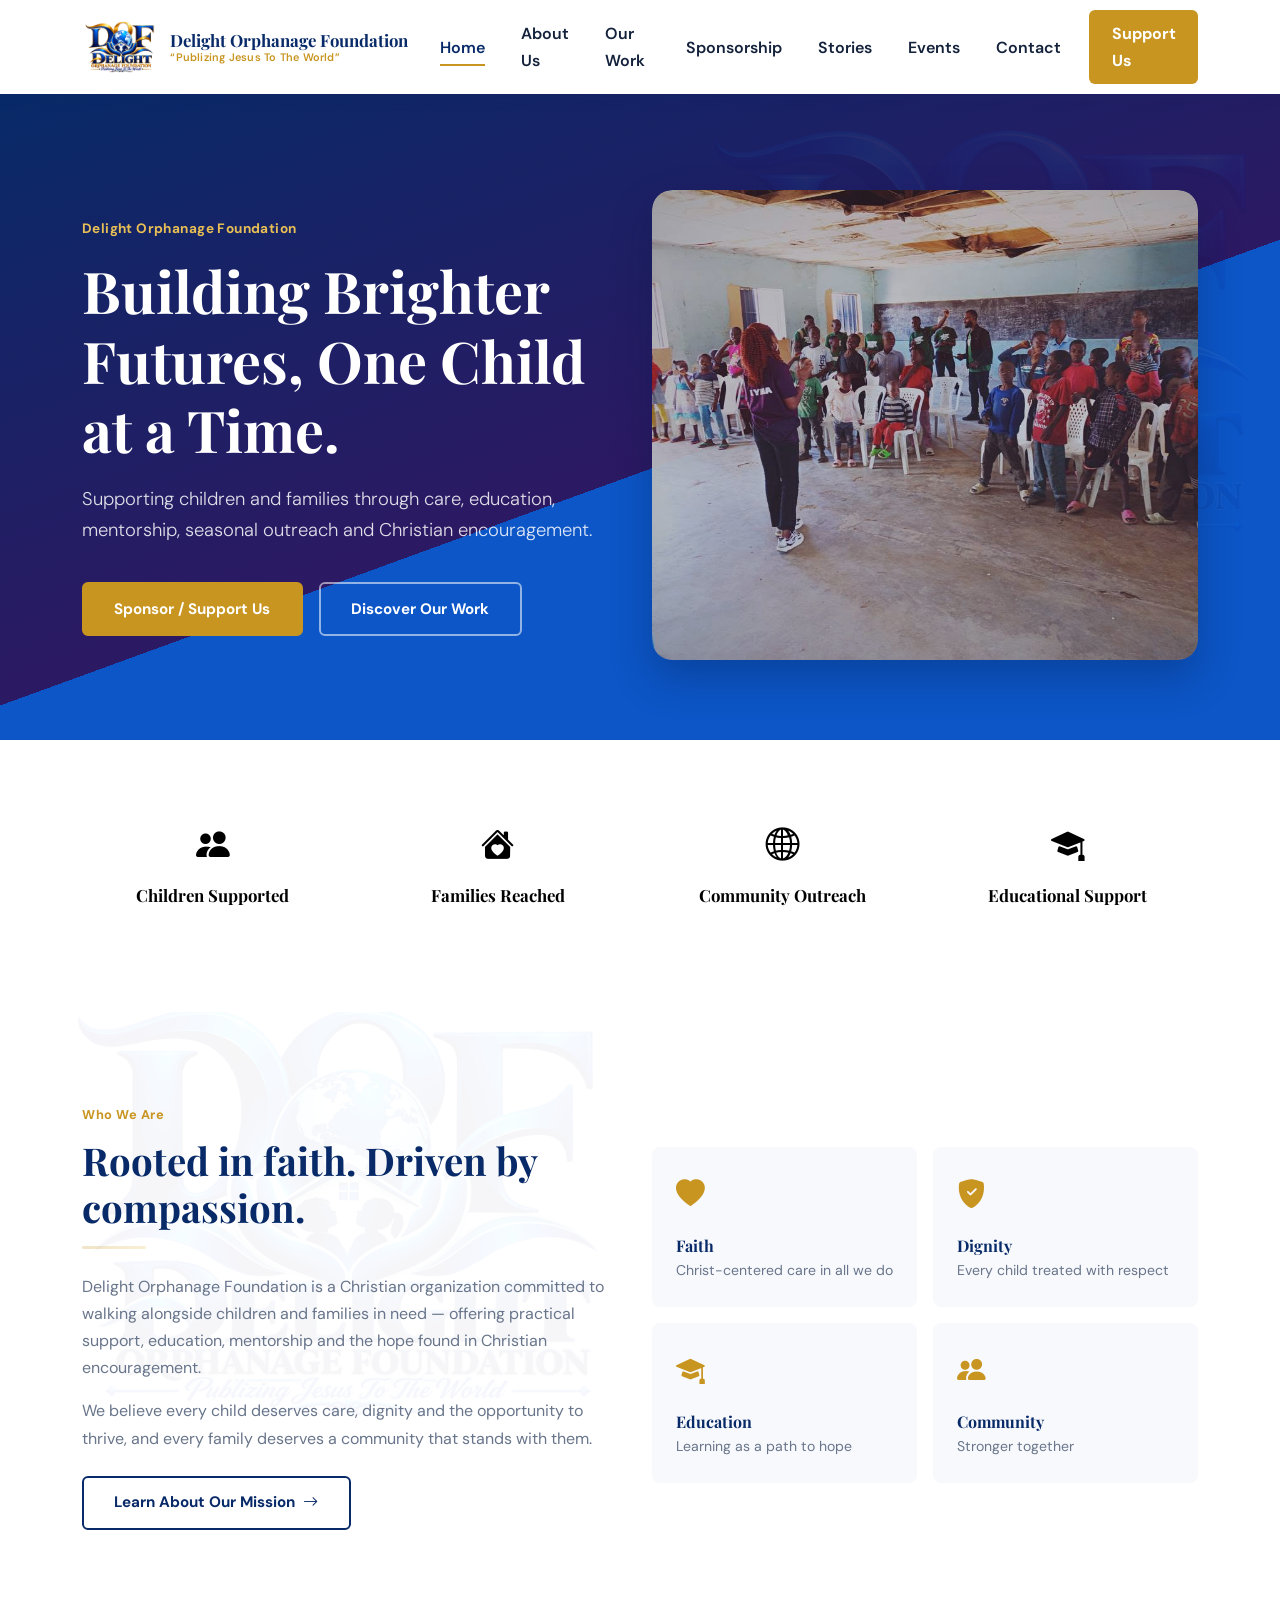
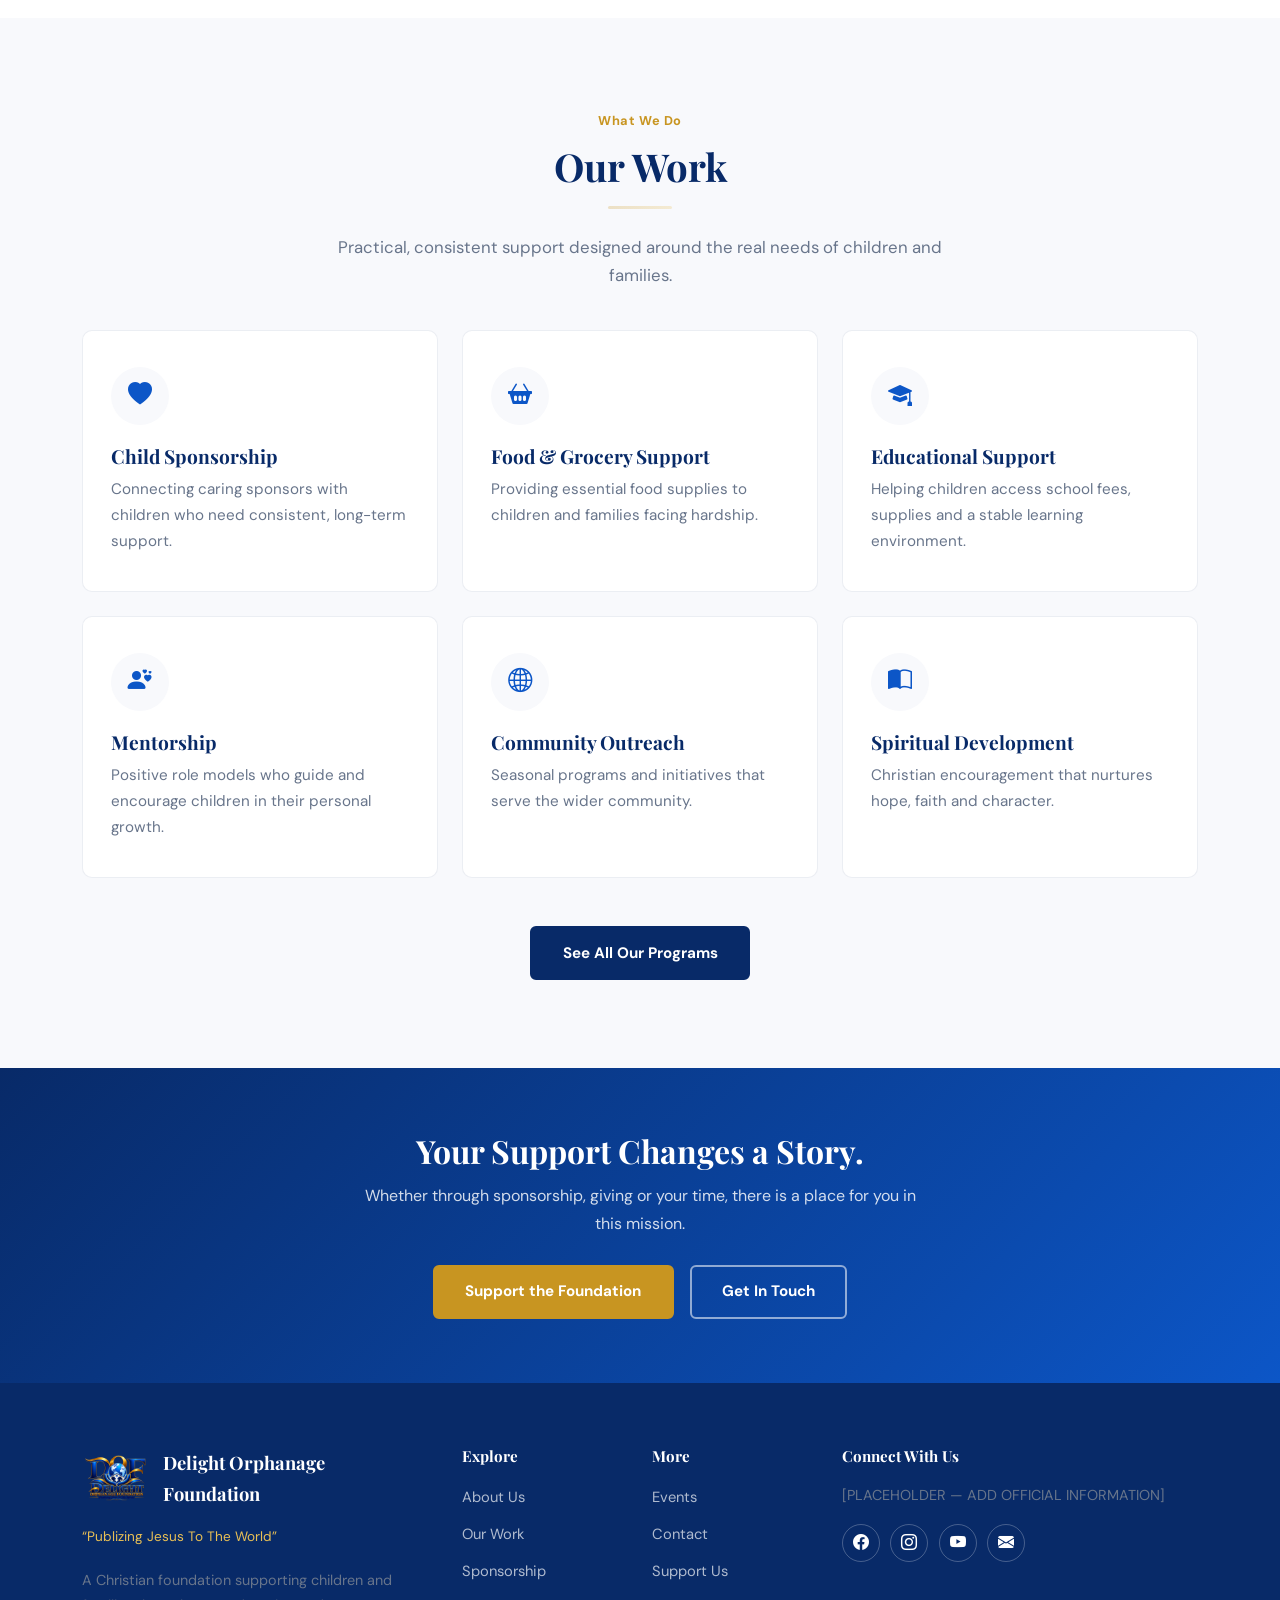
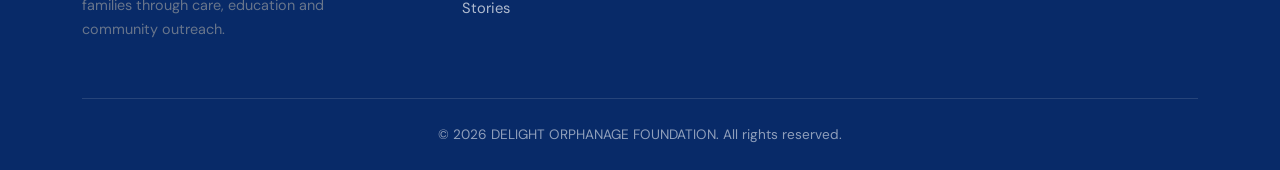
<file: index.html>
<!DOCTYPE html>
<html lang="en">
<head>
<meta charset="UTF-8">
<meta name="viewport" content="width=device-width, initial-scale=1.0">
<title>Delight Orphanage Foundation | Publizing Jesus To The World</title>
<meta name="description" content="Delight Orphanage Foundation supports children and families through child sponsorship, food support, education, mentorship and Christian encouragement.">

<!-- Google Fonts -->
<link rel="preconnect" href="https://fonts.googleapis.com">
<link rel="preconnect" href="https://fonts.gstatic.com" crossorigin>
<link href="https://fonts.googleapis.com/css2?family=Playfair+Display:wght@600;700;800&family=DM+Sans:wght@400;500;600;700&display=swap" rel="stylesheet">

<!-- Bootstrap 5 CSS -->
<link href="https://cdn.jsdelivr.net/npm/bootstrap@5.3.3/dist/css/bootstrap.min.css" rel="stylesheet">
<!-- Bootstrap Icons -->
<link rel="stylesheet" href="https://cdn.jsdelivr.net/npm/bootstrap-icons@1.11.3/font/bootstrap-icons.css">
<!-- Custom Styles -->
<link rel="stylesheet" href="css/style.css">

<link rel="icon" href="assets/logo-gold-blue.png" type="image/png">
</head>
<body>

<!-- ============================== HEADER / NAV ============================== -->
<header class="site-header">
  <nav class="navbar navbar-expand-lg">
    <div class="container">
      <a class="navbar-brand navbar-brand-custom" href="index.html">
        <img src="assets/logo-gold-blue.png" alt="Delight Orphanage Foundation logo">
        <span class="navbar-brand-text">
          <span class="brand-name">Delight Orphanage Foundation</span>
          <span class="brand-motto">&ldquo;Publizing Jesus To The World&rdquo;</span>
        </span>
      </a>
      <button class="navbar-toggler" type="button" data-bs-toggle="collapse" data-bs-target="#mainNav" aria-controls="mainNav" aria-expanded="false" aria-label="Toggle navigation">
        <span class="navbar-toggler-icon"></span>
      </button>
      <div class="collapse navbar-collapse" id="mainNav">
        <ul class="navbar-nav ms-auto align-items-lg-center gap-lg-1">
          <li class="nav-item"><a class="nav-link nav-link-custom active" aria-current="page" href="index.html">Home</a></li>
          <li class="nav-item"><a class="nav-link nav-link-custom" href="about.html">About Us</a></li>
          <li class="nav-item"><a class="nav-link nav-link-custom" href="work.html">Our Work</a></li>
          <li class="nav-item"><a class="nav-link nav-link-custom" href="support.html">Sponsorship</a></li>
          <li class="nav-item"><a class="nav-link nav-link-custom" href="stories.html">Stories</a></li>
          <li class="nav-item"><a class="nav-link nav-link-custom" href="events.html">Events</a></li>
          <li class="nav-item"><a class="nav-link nav-link-custom" href="contact.html">Contact</a></li>
          <li class="nav-item"><a class="nav-link nav-support-btn" href="support.html">Support Us</a></li>
        </ul>
      </div>
    </div>
  </nav>
</header>

<!-- ============================== HERO ============================== -->
<section class="hero">
  <div class="container">
    <div class="row align-items-center gy-5">
      <div class="col-lg-6">
        <span class="hero-eyebrow">Delight Orphanage Foundation</span>
        <h1>Building Brighter Futures, One Child at a Time.</h1>
        <p class="lead">Supporting children and families through care, education, mentorship, seasonal outreach and Christian encouragement.</p>
        <div class="hero-btns">
          <a href="support.html" class="btn btn-gold">Sponsor / Support Us</a>
          <a href="work.html" class="btn btn-outline-light-custom">Discover Our Work</a>
        </div>
      </div>
      <div class="col-lg-6">
        <div class="hero-art">
          <div class="hero-photo-slideshow" data-hero-slideshow aria-label="Scenes from Delight Orphanage Foundation">
            <img class="hero-photo" src="assets/images/filer.jpg" alt="2026 event">
            <img class="hero-photo is-active" src="assets/images/events.jpg" alt="Children gathered together at the foundation">
            <img class="hero-photo" src="assets/images/giving.jpg" alt="Foundation volunteers preparing essential supplies">
            <img class="hero-photo" src="assets/images/team.jpg" alt="The foundation team with children">
          </div>
        </div>
      </div>
    </div>
  </div>
</section>

<!-- ============================== IMPACT SECTION ============================== -->
<section class="impact-section">
  <div class="container">
    <div class="row g-4">
      <div class="col-6 col-lg-3">
        <div class="impact-item reveal">
          <i class="bi bi-people-fill"></i>
          <h4>Children Supported</h4>
          <p>Care, love and stability</p>
        </div>
      </div>
      <div class="col-6 col-lg-3">
        <div class="impact-item reveal">
          <i class="bi bi-house-heart-fill"></i>
          <h4>Families Reached</h4>
          <p>Support beyond the home</p>
        </div>
      </div>
      <div class="col-6 col-lg-3">
        <div class="impact-item reveal">
          <i class="bi bi-globe2"></i>
          <h4>Community Outreach</h4>
          <p>Programs across communities</p>
        </div>
      </div>
      <div class="col-6 col-lg-3">
        <div class="impact-item reveal">
          <i class="bi bi-mortarboard-fill"></i>
          <h4>Educational Support</h4>
          <p>Investing in every mind</p>
        </div>
      </div>
    </div>
  </div>
</section>

<!-- ============================== ABOUT SNAPSHOT ============================== -->
<section class="section-pad watermark-section">
  <div class="container">
    <div class="row align-items-center gy-5">
      <div class="col-lg-6 reveal">
        <span class="eyebrow">Who We Are</span>
        <h2 class="section-title">Rooted in faith. Driven by compassion.</h2>
        <hr class="section-rule">
        <p>Delight Orphanage Foundation is a Christian organization committed to walking alongside children and families in need &mdash; offering practical support, education, mentorship and the hope found in Christian encouragement.</p>
        <p>We believe every child deserves care, dignity and the opportunity to thrive, and every family deserves a community that stands with them.</p>
        <a href="about.html" class="btn btn-outline-navy mt-2">Learn About Our Mission <i class="bi bi-arrow-right"></i></a>
      </div>
      <div class="col-lg-6 reveal">
        <div class="row g-3">
          <div class="col-6">
            <div class="p-4 rounded-3 bg-soft h-100">
              <i class="bi bi-heart-fill" style="color:var(--gold); font-size:1.8rem;"></i>
              <h5 class="mt-3 mb-1" style="font-size:1rem;">Faith</h5>
              <p class="mb-0" style="font-size:0.88rem;">Christ-centered care in all we do</p>
            </div>
          </div>
          <div class="col-6">
            <div class="p-4 rounded-3 bg-soft h-100">
              <i class="bi bi-shield-fill-check" style="color:var(--gold); font-size:1.8rem;"></i>
              <h5 class="mt-3 mb-1" style="font-size:1rem;">Dignity</h5>
              <p class="mb-0" style="font-size:0.88rem;">Every child treated with respect</p>
            </div>
          </div>
          <div class="col-6">
            <div class="p-4 rounded-3 bg-soft h-100">
              <i class="bi bi-mortarboard-fill" style="color:var(--gold); font-size:1.8rem;"></i>
              <h5 class="mt-3 mb-1" style="font-size:1rem;">Education</h5>
              <p class="mb-0" style="font-size:0.88rem;">Learning as a path to hope</p>
            </div>
          </div>
          <div class="col-6">
            <div class="p-4 rounded-3 bg-soft h-100">
              <i class="bi bi-people-fill" style="color:var(--gold); font-size:1.8rem;"></i>
              <h5 class="mt-3 mb-1" style="font-size:1rem;">Community</h5>
              <p class="mb-0" style="font-size:0.88rem;">Stronger together</p>
            </div>
          </div>
        </div>
      </div>
    </div>
  </div>
</section>

<!-- ============================== OUR WORK ============================== -->
<section class="section-pad bg-soft">
  <div class="container">
    <div class="text-center mx-auto reveal" style="max-width:640px;">
      <span class="eyebrow">What We Do</span>
      <h2 class="section-title">Our Work</h2>
      <hr class="section-rule center">
      <p class="section-intro mx-auto">Practical, consistent support designed around the real needs of children and families.</p>
    </div>
    <div class="row g-4 mt-3 reveal-stagger">
      <div class="col-md-6 col-lg-4 stagger-item">
        <div class="work-card">
          <div class="icon-wrap"><i class="bi bi-heart-fill"></i></div>
          <h3>Child Sponsorship</h3>
          <p>Connecting caring sponsors with children who need consistent, long-term support.</p>
        </div>
      </div>
      <div class="col-md-6 col-lg-4 stagger-item">
        <div class="work-card">
          <div class="icon-wrap"><i class="bi bi-basket2-fill"></i></div>
          <h3>Food &amp; Grocery Support</h3>
          <p>Providing essential food supplies to children and families facing hardship.</p>
        </div>
      </div>
      <div class="col-md-6 col-lg-4 stagger-item">
        <div class="work-card">
          <div class="icon-wrap"><i class="bi bi-mortarboard-fill"></i></div>
          <h3>Educational Support</h3>
          <p>Helping children access school fees, supplies and a stable learning environment.</p>
        </div>
      </div>
      <div class="col-md-6 col-lg-4 stagger-item">
        <div class="work-card">
          <div class="icon-wrap"><i class="bi bi-person-hearts"></i></div>
          <h3>Mentorship</h3>
          <p>Positive role models who guide and encourage children in their personal growth.</p>
        </div>
      </div>
      <div class="col-md-6 col-lg-4 stagger-item">
        <div class="work-card">
          <div class="icon-wrap"><i class="bi bi-globe2"></i></div>
          <h3>Community Outreach</h3>
          <p>Seasonal programs and initiatives that serve the wider community.</p>
        </div>
      </div>
      <div class="col-md-6 col-lg-4 stagger-item">
        <div class="work-card">
          <div class="icon-wrap"><i class="bi bi-book-half"></i></div>
          <h3>Spiritual Development</h3>
          <p>Christian encouragement that nurtures hope, faith and character.</p>
        </div>
      </div>
    </div>
    <div class="text-center mt-5 reveal">
      <a href="work.html" class="btn btn-navy">See All Our Programs</a>
    </div>
  </div>
</section>

<!-- ============================== CTA BAND ============================== -->
<section class="cta-band">
  <div class="container reveal">
    <h2>Your Support Changes a Story.</h2>
    <p>Whether through sponsorship, giving or your time, there is a place for you in this mission.</p>
    <div class="d-flex justify-content-center gap-3 flex-wrap">
      <a href="support.html" class="btn btn-gold">Support the Foundation</a>
      <a href="contact.html" class="btn btn-outline-light-custom">Get In Touch</a>
    </div>
  </div>
</section>

<!-- ============================== FOOTER ============================== -->
<footer class="site-footer">
  <div class="container">
    <div class="row g-4">
      <div class="col-lg-4">
        <div class="footer-brand">
          <img src="assets/logo-gold-blue.png" alt="Delight Orphanage Foundation logo">
          <span class="footer-brand-name">Delight Orphanage<br>Foundation</span>
        </div>
        <p class="footer-motto">&ldquo;Publizing Jesus To The World&rdquo;</p>
        <p style="font-size:0.9rem; max-width:320px;">A Christian foundation supporting children and families through care, education and community outreach.</p>
      </div>
      <div class="col-6 col-lg-2">
        <h5>Explore</h5>
        <ul class="footer-links">
          <li><a href="about.html">About Us</a></li>
          <li><a href="work.html">Our Work</a></li>
          <li><a href="support.html">Sponsorship</a></li>
          <li><a href="stories.html">Stories</a></li>
        </ul>
      </div>
      <div class="col-6 col-lg-2">
        <h5>More</h5>
        <ul class="footer-links">
          <li><a href="events.html">Events</a></li>
          <li><a href="contact.html">Contact</a></li>
          <li><a href="support.html">Support Us</a></li>
        </ul>
      </div>
      <div class="col-lg-4">
        <h5>Connect With Us</h5>
        <p style="font-size:0.9rem;">[PLACEHOLDER &mdash; ADD OFFICIAL INFORMATION]</p>
        <div class="footer-social">
          <a href="https://web.facebook.com/profile.php?id=100080309169731" target="_blank" rel="noopener noreferrer" aria-label="Facebook"><i class="bi bi-facebook"></i></a>
          <a href="#" aria-label="Instagram"><i class="bi bi-instagram"></i></a>
          <a href="#" aria-label="YouTube"><i class="bi bi-youtube"></i></a>
          <a href="#" aria-label="Email"><i class="bi bi-envelope-fill"></i></a>
        </div>
      </div>
    </div>
    <div class="footer-bottom">
      &copy; <span data-current-year></span> DELIGHT ORPHANAGE FOUNDATION. All rights reserved.
    </div>
  </div>
</footer>

<button id="backToTop" class="back-to-top" aria-label="Back to top"><i class="bi bi-arrow-up"></i></button>

<!-- Bootstrap Bundle JS -->
<script src="https://cdn.jsdelivr.net/npm/bootstrap@5.3.3/dist/js/bootstrap.bundle.min.js"></script>
<script src="js/script.js"></script>
</body>
</html>
</file>
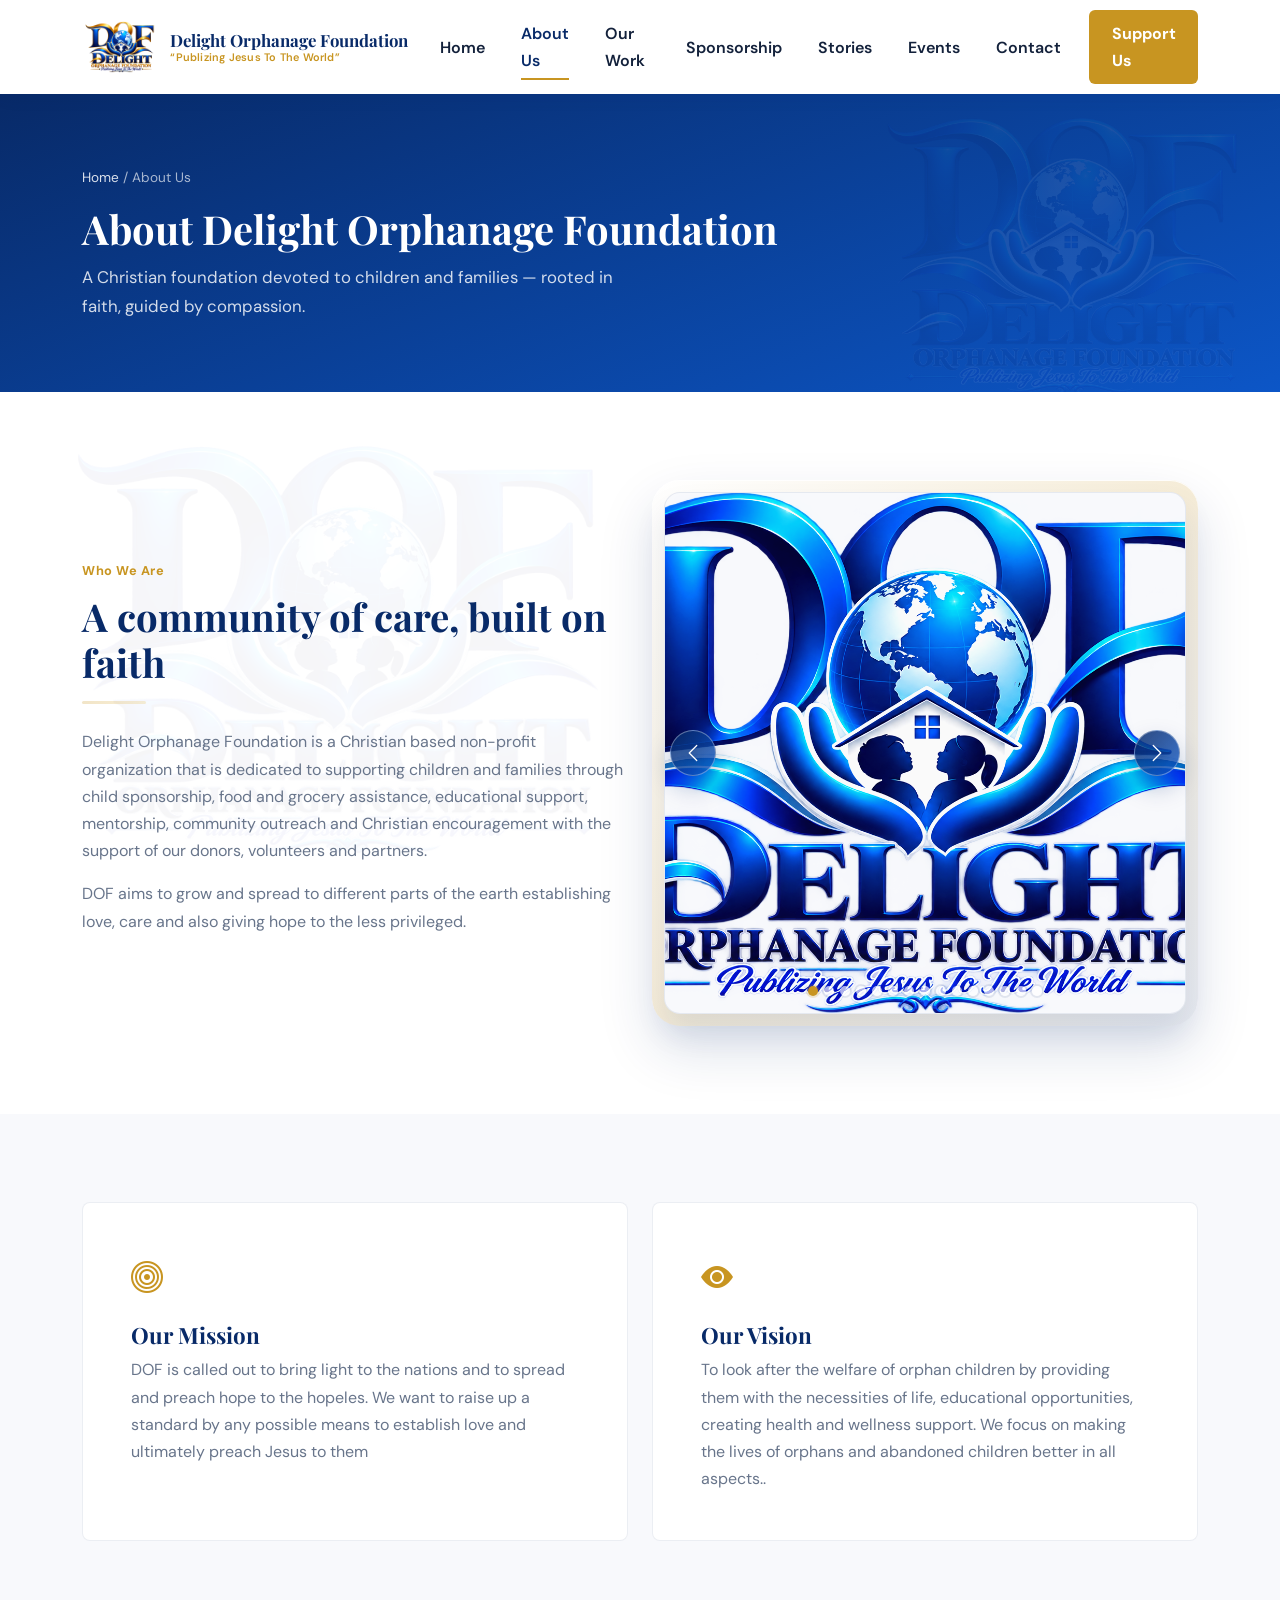
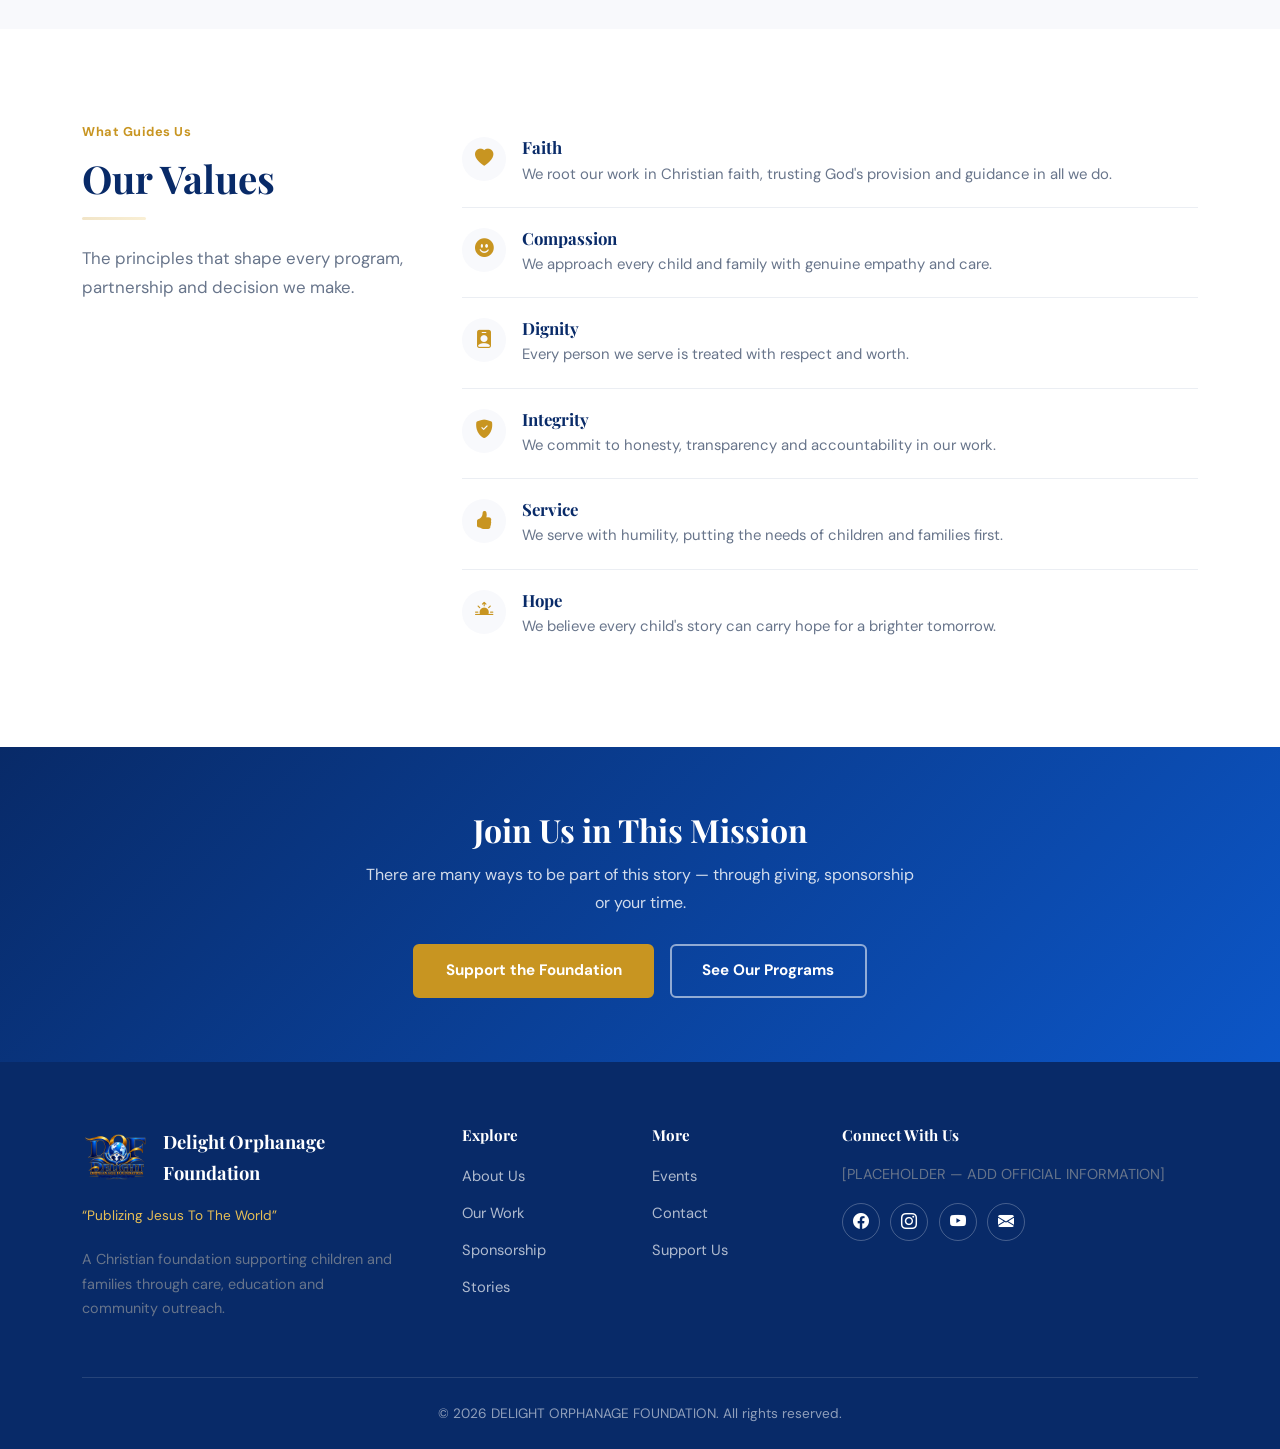
<file: about.html>
<!DOCTYPE html>
<html lang="en">
<head>
<meta charset="UTF-8">
<meta name="viewport" content="width=device-width, initial-scale=1.0">
<title>About Us | Delight Orphanage Foundation</title>
<meta name="description" content="Learn about Delight Orphanage Foundation's mission, vision and values as a Christian organization serving children and families.">

<link rel="preconnect" href="https://fonts.googleapis.com">
<link rel="preconnect" href="https://fonts.gstatic.com" crossorigin>
<link href="https://fonts.googleapis.com/css2?family=Playfair+Display:wght@600;700;800&family=DM+Sans:wght@400;500;600;700&display=swap" rel="stylesheet">

<link href="https://cdn.jsdelivr.net/npm/bootstrap@5.3.3/dist/css/bootstrap.min.css" rel="stylesheet">
<link rel="stylesheet" href="https://cdn.jsdelivr.net/npm/bootstrap-icons@1.11.3/font/bootstrap-icons.css">
<link rel="stylesheet" href="css/style.css">
<link rel="icon" href="assets/logo-gold-blue.png" type="image/png">
</head>
<body>

<header class="site-header">
  <nav class="navbar navbar-expand-lg">
    <div class="container">
      <a class="navbar-brand navbar-brand-custom" href="index.html">
        <img src="assets/logo-gold-blue.png" alt="Delight Orphanage Foundation logo">
        <span class="navbar-brand-text">
          <span class="brand-name">Delight Orphanage Foundation</span>
          <span class="brand-motto">&ldquo;Publizing Jesus To The World&rdquo;</span>
        </span>
      </a>
      <button class="navbar-toggler" type="button" data-bs-toggle="collapse" data-bs-target="#mainNav" aria-controls="mainNav" aria-expanded="false" aria-label="Toggle navigation">
        <span class="navbar-toggler-icon"></span>
      </button>
      <div class="collapse navbar-collapse" id="mainNav">
        <ul class="navbar-nav ms-auto align-items-lg-center gap-lg-1">
          <li class="nav-item"><a class="nav-link nav-link-custom" href="index.html">Home</a></li>
          <li class="nav-item"><a class="nav-link nav-link-custom active" aria-current="page" href="about.html">About Us</a></li>
          <li class="nav-item"><a class="nav-link nav-link-custom" href="work.html">Our Work</a></li>
          <li class="nav-item"><a class="nav-link nav-link-custom" href="support.html">Sponsorship</a></li>
          <li class="nav-item"><a class="nav-link nav-link-custom" href="stories.html">Stories</a></li>
          <li class="nav-item"><a class="nav-link nav-link-custom" href="events.html">Events</a></li>
          <li class="nav-item"><a class="nav-link nav-link-custom" href="contact.html">Contact</a></li>
          <li class="nav-item"><a class="nav-link nav-support-btn" href="support.html">Support Us</a></li>
        </ul>
      </div>
    </div>
  </nav>
</header>

<section class="page-hero">
  <div class="container">
    <nav class="breadcrumb-custom" aria-label="breadcrumb"><a href="index.html">Home</a> / About Us</nav>
    <h1>About Delight Orphanage Foundation</h1>
    <p>A Christian foundation devoted to children and families &mdash; rooted in faith, guided by compassion.</p>
  </div>
</section>

<!-- WHO WE ARE -->
<section class="section-pad watermark-section">
  <div class="container">
    <div class="row align-items-center gy-5 who-we-are-row">
      <div class="col-lg-6 reveal">
        <span class="eyebrow">Who We Are</span>
        <h2 class="section-title">A community of care, built on faith</h2>
        <hr class="section-rule">
        <p>Delight Orphanage Foundation is a Christian based non-profit organization that is dedicated to supporting children and families  through child sponsorship, food and grocery assistance, educational support, mentorship, community outreach and Christian encouragement with the support of our donors, volunteers and partners.</p>
        <p>DOF aims to grow and spread to different parts of the earth establishing love, care and also giving hope to the less privileged.</p>
      </div>

      <div class="col-lg-6 reveal">
        <div id="aboutCarousel" class="carousel slide carousel-fade about-carousel" data-bs-ride="carousel" data-bs-interval="3500">
          <div class="carousel-indicators">
            <button type="button" data-bs-target="#aboutCarousel" data-bs-slide-to="0" class="active" aria-current="true" aria-label="Slide 1"></button>
            <button type="button" data-bs-target="#aboutCarousel" data-bs-slide-to="1" aria-label="Slide 2"></button>
            <button type="button" data-bs-target="#aboutCarousel" data-bs-slide-to="2" aria-label="Slide 3"></button>
            <button type="button" data-bs-target="#aboutCarousel" data-bs-slide-to="3" aria-label="Slide 4"></button>
            <button type="button" data-bs-target="#aboutCarousel" data-bs-slide-to="4" aria-label="Slide 5"></button>
            <button type="button" data-bs-target="#aboutCarousel" data-bs-slide-to="5" aria-label="Slide 6"></button>
            <button type="button" data-bs-target="#aboutCarousel" data-bs-slide-to="6" aria-label="Slide 7"></button>
            <button type="button" data-bs-target="#aboutCarousel" data-bs-slide-to="7" aria-label="Slide 8"></button>
            <button type="button" data-bs-target="#aboutCarousel" data-bs-slide-to="8" aria-label="Slide 9"></button>
            <button type="button" data-bs-target="#aboutCarousel" data-bs-slide-to="9" aria-label="Slide 10"></button>
            <button type="button" data-bs-target="#aboutCarousel" data-bs-slide-to="10" aria-label="Slide 11"></button>
            <button type="button" data-bs-target="#aboutCarousel" data-bs-slide-to="11" aria-label="Slide 12"></button>
            <button type="button" data-bs-target="#aboutCarousel" data-bs-slide-to="12" aria-label="Slide 13"></button>
            <button type="button" data-bs-target="#aboutCarousel" data-bs-slide-to="13" aria-label="Slide 14"></button>
            <button type="button" data-bs-target="#aboutCarousel" data-bs-slide-to="14" aria-label="Slide 15"></button>
          </div>
          <div class="carousel-inner rounded-4 overflow-hidden shadow-soft">
            <div class="carousel-item active">
              <img src="assets/logo-blue.png" class="d-block w-80" alt="Delight Orphanage Foundation brand logo" />
            </div>
            <div class="carousel-item">
              <img src="assets/images/468016889_554884327177769_670026988752291641_n.jpg" class="d-block w-100" alt="Foundation image 1" />
            </div>
            <div class="carousel-item">
              <img src="assets/images/dof.jpg" class="d-block w-100" alt="Foundation image 2" />
            </div>
            <div class="carousel-item">
              <img src="assets/images/events%20ii.jpg" class="d-block w-100" alt="Foundation image 3" />
            </div>
            <div class="carousel-item">
              <img src="assets/images/events.jpg" class="d-block w-100" alt="Foundation image 4" />
            </div>
            <div class="carousel-item">
              <img src="assets/images/face.jpg" class="d-block w-100" alt="Foundation image 5" />
            </div>
            <div class="carousel-item">
              <img src="assets/images/giving.jpg" class="d-block w-100" alt="Foundation image 6" />
            </div>
            <div class="carousel-item">
              <img src="assets/images/items.jpg" class="d-block w-100" alt="Foundation image 7" />
            </div>
            <div class="carousel-item">
              <img src="assets/images/love%20i.jpg" class="d-block w-100" alt="Foundation image 8" />
            </div>
            <div class="carousel-item">
              <img src="assets/images/love.jpg" class="d-block w-100" alt="Foundation image 9" />
            </div>
            <div class="carousel-item">
              <img src="assets/images/make%20a%20family%20smies.jpg" class="d-block w-100" alt="Foundation image 10" />
            </div>
            <div class="carousel-item">
              <img src="assets/images/shine.jpg" class="d-block w-100" alt="Foundation image 11" />
            </div>
            <div class="carousel-item">
              <img src="assets/images/smile.jpg" class="d-block w-100" alt="Foundation image 12" />
            </div>
            <div class="carousel-item">
              <img src="assets/images/suport.jpg" class="d-block w-100" alt="Foundation image 13" />
            </div>
            <div class="carousel-item">
              <img src="assets/images/team.jpg" class="d-block w-100" alt="Foundation image 14" />
            </div>
          </div>
          <button class="carousel-control-prev" type="button" data-bs-target="#aboutCarousel" data-bs-slide="prev" aria-label="Previous slide">
            <span class="carousel-control-prev-icon" aria-hidden="true"></span>
          </button>
          <button class="carousel-control-next" type="button" data-bs-target="#aboutCarousel" data-bs-slide="next" aria-label="Next slide">
            <span class="carousel-control-next-icon" aria-hidden="true"></span>
          </button>
        </div>
      </div>
    </div>
  </div>
</section>

<!-- MISSION / VISION -->
<section class="section-pad bg-soft">
  <div class="container">
    <div class="row g-4">
      <div class="col-lg-6 reveal">
        <div class="p-4 p-lg-5 bg-white rounded-3 h-100" style="border:1px solid rgba(8,42,104,0.08);">
          <i class="bi bi-bullseye" style="color:var(--gold); font-size:2rem;"></i>
          <h3 class="mt-3" style="font-size:1.4rem;">Our Mission</h3>
          <p class="mb-0">DOF is called out to bring light to the nations and to spread and preach hope to the hopeles. We want to raise up a standard by any possible means to establish love and ultimately preach Jesus to them</p>
        </div>
      </div>
      <div class="col-lg-6 reveal">
        <div class="p-4 p-lg-5 bg-white rounded-3 h-100" style="border:1px solid rgba(8,42,104,0.08);">
          <i class="bi bi-eye-fill" style="color:var(--gold); font-size:2rem;"></i>
          <h3 class="mt-3" style="font-size:1.4rem;">Our Vision</h3>
          <p class="mb-0">To look after the welfare of orphan children by providing them with the necessities of life, educational opportunities, creating health and wellness support. We focus on making the lives of orphans and abandoned children better in all aspects..</p>
        </div>
      </div>
    </div>
  </div>
</section>

<!-- VALUES -->
<section class="section-pad">
  <div class="container">
    <div class="row gy-5">
      <div class="col-lg-4 reveal">
        <span class="eyebrow">What Guides Us</span>
        <h2 class="section-title">Our Values</h2>
        <hr class="section-rule">
        <p class="section-intro">The principles that shape every program, partnership and decision we make.</p>
      </div>
      <div class="col-lg-8 reveal">
        <div class="value-item">
          <div class="value-icon"><i class="bi bi-heart-fill"></i></div>
          <div>
            <h4>Faith</h4>
            <p>We root our work in Christian faith, trusting God's provision and guidance in all we do.</p>
          </div>
        </div>
        <div class="value-item">
          <div class="value-icon"><i class="bi bi-emoji-smile-fill"></i></div>
          <div>
            <h4>Compassion</h4>
            <p>We approach every child and family with genuine empathy and care.</p>
          </div>
        </div>
        <div class="value-item">
          <div class="value-icon"><i class="bi bi-person-badge-fill"></i></div>
          <div>
            <h4>Dignity</h4>
            <p>Every person we serve is treated with respect and worth.</p>
          </div>
        </div>
        <div class="value-item">
          <div class="value-icon"><i class="bi bi-shield-fill-check"></i></div>
          <div>
            <h4>Integrity</h4>
            <p>We commit to honesty, transparency and accountability in our work.</p>
          </div>
        </div>
        <div class="value-item">
          <div class="value-icon"><i class="bi bi-hand-thumbs-up-fill"></i></div>
          <div>
            <h4>Service</h4>
            <p>We serve with humility, putting the needs of children and families first.</p>
          </div>
        </div>
        <div class="value-item">
          <div class="value-icon"><i class="bi bi-sunrise-fill"></i></div>
          <div>
            <h4>Hope</h4>
            <p>We believe every child's story can carry hope for a brighter tomorrow.</p>
          </div>
        </div>
      </div>
    </div>
  </div>
</section>

<section class="cta-band">
  <div class="container reveal">
    <h2>Join Us in This Mission</h2>
    <p>There are many ways to be part of this story &mdash; through giving, sponsorship or your time.</p>
    <div class="d-flex justify-content-center gap-3 flex-wrap">
      <a href="support.html" class="btn btn-gold">Support the Foundation</a>
      <a href="work.html" class="btn btn-outline-light-custom">See Our Programs</a>
    </div>
  </div>
</section>

<footer class="site-footer">
  <div class="container">
    <div class="row g-4">
      <div class="col-lg-4">
        <div class="footer-brand">
          <img src="assets/logo-gold-blue.png" alt="Delight Orphanage Foundation logo">
          <span class="footer-brand-name">Delight Orphanage<br>Foundation</span>
        </div>
        <p class="footer-motto">&ldquo;Publizing Jesus To The World&rdquo;</p>
        <p style="font-size:0.9rem; max-width:320px;">A Christian foundation supporting children and families through care, education and community outreach.</p>
      </div>
      <div class="col-6 col-lg-2">
        <h5>Explore</h5>
        <ul class="footer-links">
          <li><a href="about.html">About Us</a></li>
          <li><a href="work.html">Our Work</a></li>
          <li><a href="support.html">Sponsorship</a></li>
          <li><a href="stories.html">Stories</a></li>
        </ul>
      </div>
      <div class="col-6 col-lg-2">
        <h5>More</h5>
        <ul class="footer-links">
          <li><a href="events.html">Events</a></li>
          <li><a href="contact.html">Contact</a></li>
          <li><a href="support.html">Support Us</a></li>
        </ul>
      </div>
      <div class="col-lg-4">
        <h5>Connect With Us</h5>
        <p style="font-size:0.9rem;">[PLACEHOLDER &mdash; ADD OFFICIAL INFORMATION]</p>
        <div class="footer-social">
          <a href="https://web.facebook.com/profile.php?id=100080309169731" target="_blank" rel="noopener noreferrer" aria-label="Facebook"><i class="bi bi-facebook"></i></a>
          <a href="#" aria-label="Instagram"><i class="bi bi-instagram"></i></a>
          <a href="#" aria-label="YouTube"><i class="bi bi-youtube"></i></a>
          <a href="#" aria-label="Email"><i class="bi bi-envelope-fill"></i></a>
        </div>
      </div>
    </div>
    <div class="footer-bottom">
      &copy; <span data-current-year></span> DELIGHT ORPHANAGE FOUNDATION. All rights reserved.
    </div>
  </div>
</footer>

<button id="backToTop" class="back-to-top" aria-label="Back to top"><i class="bi bi-arrow-up"></i></button>

<script src="https://cdn.jsdelivr.net/npm/bootstrap@5.3.3/dist/js/bootstrap.bundle.min.js"></script>
<script src="js/script.js"></script>
</body>
</html>
</file>
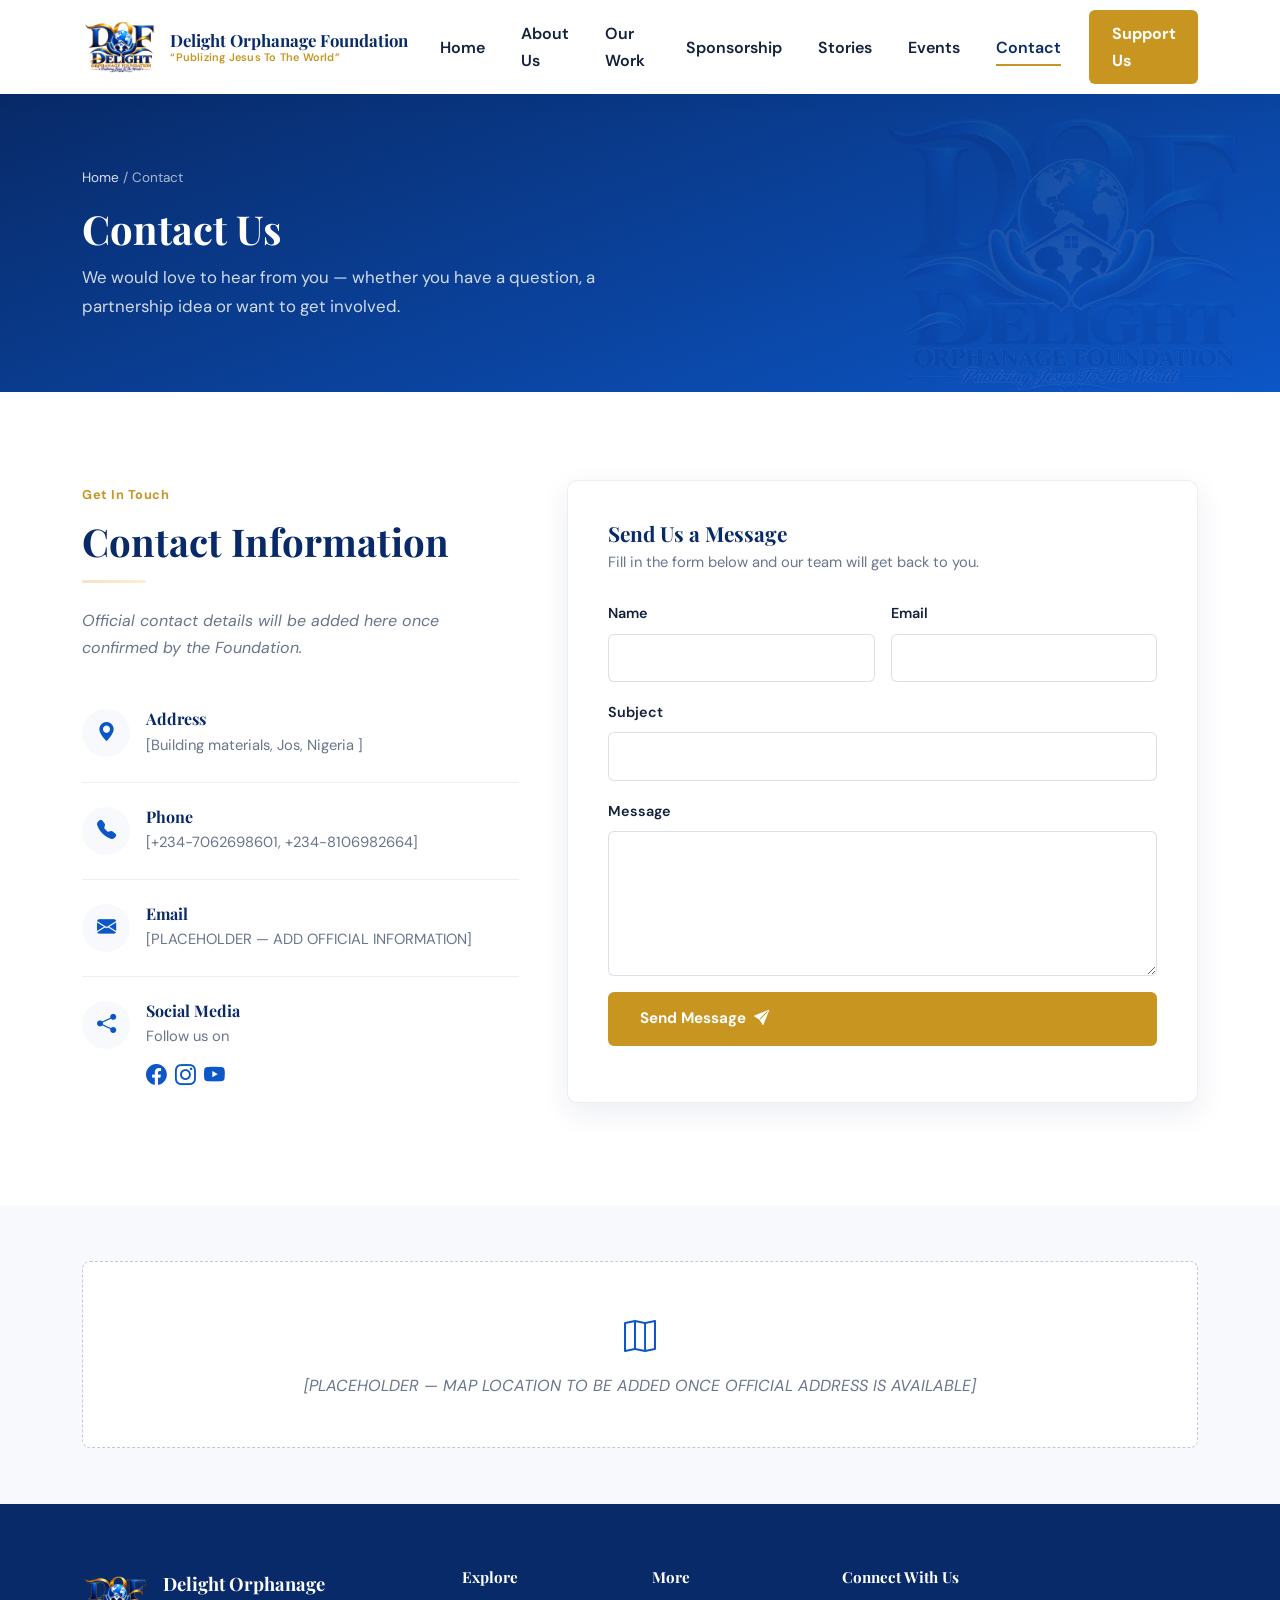
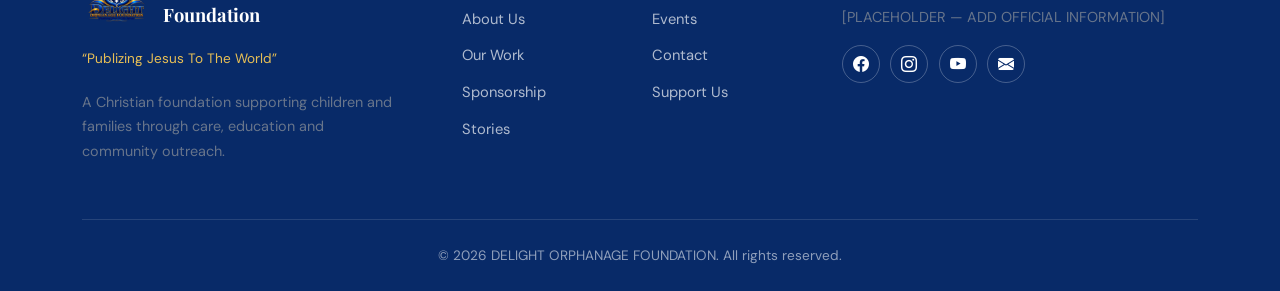
<file: contact.html>
<!DOCTYPE html>
<html lang="en">
<head>
<meta charset="UTF-8">
<meta name="viewport" content="width=device-width, initial-scale=1.0">
<title>Contact Us | Delight Orphanage Foundation</title>
<meta name="description" content="Get in touch with Delight Orphanage Foundation. Contact details and a message form for enquiries, partnerships and support.">

<link rel="preconnect" href="https://fonts.googleapis.com">
<link rel="preconnect" href="https://fonts.gstatic.com" crossorigin>
<link href="https://fonts.googleapis.com/css2?family=Playfair+Display:wght@600;700;800&family=DM+Sans:wght@400;500;600;700&display=swap" rel="stylesheet">

<link href="https://cdn.jsdelivr.net/npm/bootstrap@5.3.3/dist/css/bootstrap.min.css" rel="stylesheet">
<link rel="stylesheet" href="https://cdn.jsdelivr.net/npm/bootstrap-icons@1.11.3/font/bootstrap-icons.css">
<link rel="stylesheet" href="css/style.css">
<link rel="icon" href="assets/logo-gold-blue.png" type="image/png">
</head>
<body>

<header class="site-header">
  <nav class="navbar navbar-expand-lg">
    <div class="container">
      <a class="navbar-brand navbar-brand-custom" href="index.html">
        <img src="assets/logo-gold-blue.png" alt="Delight Orphanage Foundation logo">
        <span class="navbar-brand-text">
          <span class="brand-name">Delight Orphanage Foundation</span>
          <span class="brand-motto">&ldquo;Publizing Jesus To The World&rdquo;</span>
        </span>
      </a>
      <button class="navbar-toggler" type="button" data-bs-toggle="collapse" data-bs-target="#mainNav" aria-controls="mainNav" aria-expanded="false" aria-label="Toggle navigation">
        <span class="navbar-toggler-icon"></span>
      </button>
      <div class="collapse navbar-collapse" id="mainNav">
        <ul class="navbar-nav ms-auto align-items-lg-center gap-lg-1">
          <li class="nav-item"><a class="nav-link nav-link-custom" href="index.html">Home</a></li>
          <li class="nav-item"><a class="nav-link nav-link-custom" href="about.html">About Us</a></li>
          <li class="nav-item"><a class="nav-link nav-link-custom" href="work.html">Our Work</a></li>
          <li class="nav-item"><a class="nav-link nav-link-custom" href="support.html">Sponsorship</a></li>
          <li class="nav-item"><a class="nav-link nav-link-custom" href="stories.html">Stories</a></li>
          <li class="nav-item"><a class="nav-link nav-link-custom" href="events.html">Events</a></li>
          <li class="nav-item"><a class="nav-link nav-link-custom active" aria-current="page" href="contact.html">Contact</a></li>
          <li class="nav-item"><a class="nav-link nav-support-btn" href="support.html">Support Us</a></li>
        </ul>
      </div>
    </div>
  </nav>
</header>

<section class="page-hero">
  <div class="container">
    <nav class="breadcrumb-custom" aria-label="breadcrumb"><a href="index.html">Home</a> / Contact</nav>
    <h1>Contact Us</h1>
    <p>We would love to hear from you &mdash; whether you have a question, a partnership idea or want to get involved.</p>
  </div>
</section>

<section class="section-pad">
  <div class="container">
    <div class="row g-5">

      <!-- CONTACT INFO -->
      <div class="col-lg-5 reveal">
        <span class="eyebrow">Get In Touch</span>
        <h2 class="section-title">Contact Information</h2>
        <hr class="section-rule">
        <p class="placeholder-note mb-4">Official contact details will be added here once confirmed by the Foundation.</p>

        <div class="contact-info-card">
          <div class="ci-icon"><i class="bi bi-geo-alt-fill"></i></div>
          <div>
            <h4>Address</h4>
            <p>[Building materials, Jos, Nigeria ]</p>
          </div>
        </div>
        <div class="contact-info-card">
          <div class="ci-icon"><i class="bi bi-telephone-fill"></i></div>
          <div>
            <h4>Phone</h4>
            <p>[+234-7062698601, +234-8106982664]</p>
          </div>
        </div>
        <div class="contact-info-card">
          <div class="ci-icon"><i class="bi bi-envelope-fill"></i></div>
          <div>
            <h4>Email</h4>
            <p>[PLACEHOLDER &mdash; ADD OFFICIAL INFORMATION]</p>
          </div>
        </div>
        <div class="contact-info-card">
          <div class="ci-icon"><i class="bi bi-share-fill"></i></div>
          <div>
            <h4>Social Media</h4>
            <p>Follow us on<p>
            <div class="d-flex gap-2 mt-2">
              <a href="https://web.facebook.com/profile.php?id=100080309169731" target="_blank" rel="noopener noreferrer" aria-label="Facebook" style="color:var(--blue-secondary); font-size:1.3rem;"><i class="bi bi-facebook"></i></a>
              <a href="#" aria-label="Instagram" style="color:var(--blue-secondary); font-size:1.3rem;"><i class="bi bi-instagram"></i></a>
              <a href="#" aria-label="YouTube" style="color:var(--blue-secondary); font-size:1.3rem;"><i class="bi bi-youtube"></i></a>
            </div>
          </div>
        </div>
      </div>

      <!-- CONTACT FORM -->
      <div class="col-lg-7 reveal">
        <div class="form-card">
          <h3 class="mb-1" style="font-size:1.3rem;">Send Us a Message</h3>
          <p class="mb-4" style="font-size:0.92rem;">Fill in the form below and our team will get back to you.</p>

          <form data-validate novalidate>
            <div class="row g-3">
              <div class="col-md-6">
                <label for="contactName" class="form-label">Name</label>
                <input type="text" class="form-control" id="contactName" required>
                <div class="invalid-feedback">Please enter your name.</div>
              </div>
              <div class="col-md-6">
                <label for="contactEmail" class="form-label">Email</label>
                <input type="email" class="form-control" id="contactEmail" required>
                <div class="invalid-feedback">Please enter a valid email address.</div>
              </div>
              <div class="col-12">
                <label for="contactSubject" class="form-label">Subject</label>
                <input type="text" class="form-control" id="contactSubject" required>
                <div class="invalid-feedback">Please enter a subject.</div>
              </div>
              <div class="col-12">
                <label for="contactMessage" class="form-label">Message</label>
                <textarea class="form-control" id="contactMessage" rows="5" required></textarea>
                <div class="invalid-feedback">Please enter your message.</div>
              </div>
              <div class="col-12">
                <button type="submit" class="btn btn-gold w-100 w-sm-auto">Send Message <i class="bi bi-send-fill"></i></button>
              </div>
              <div class="col-12">
                <div class="form-success-msg">
                  <i class="bi bi-check-circle-fill me-1"></i>
                  <!-- Thank you. Your request has been prepared. Connect this form to a backend or email service before accepting real submissions. -->
                </div>
              </div>
            </div>
          </form>
        </div>
      </div>

    </div>
  </div>
</section>

<!-- MAP PLACEHOLDER -->
<section class="section-pad-sm bg-soft">
  <div class="container reveal">
    <div class="p-5 text-center rounded-3" style="border:1px dashed rgba(8,42,104,0.25); background:var(--white);">
      <i class="bi bi-map" style="font-size:2rem; color:var(--blue-secondary);"></i>
      <p class="mb-0 mt-2 placeholder-note">[PLACEHOLDER &mdash; MAP LOCATION TO BE ADDED ONCE OFFICIAL ADDRESS IS AVAILABLE]</p>
    </div>
  </div>
</section>

<footer class="site-footer">
  <div class="container">
    <div class="row g-4">
      <div class="col-lg-4">
        <div class="footer-brand">
          <img src="assets/logo-gold-blue.png" alt="Delight Orphanage Foundation logo">
          <span class="footer-brand-name">Delight Orphanage<br>Foundation</span>
        </div>
        <p class="footer-motto">&ldquo;Publizing Jesus To The World&rdquo;</p>
        <p style="font-size:0.9rem; max-width:320px;">A Christian foundation supporting children and families through care, education and community outreach.</p>
      </div>
      <div class="col-6 col-lg-2">
        <h5>Explore</h5>
        <ul class="footer-links">
          <li><a href="about.html">About Us</a></li>
          <li><a href="work.html">Our Work</a></li>
          <li><a href="support.html">Sponsorship</a></li>
          <li><a href="stories.html">Stories</a></li>
        </ul>
      </div>
      <div class="col-6 col-lg-2">
        <h5>More</h5>
        <ul class="footer-links">
          <li><a href="events.html">Events</a></li>
          <li><a href="contact.html">Contact</a></li>
          <li><a href="support.html">Support Us</a></li>
        </ul>
      </div>
      <div class="col-lg-4">
        <h5>Connect With Us</h5>
        <p style="font-size:0.9rem;">[PLACEHOLDER &mdash; ADD OFFICIAL INFORMATION]</p>
        <div class="footer-social">
          <a href="https://web.facebook.com/profile.php?id=100080309169731" target="_blank" rel="noopener noreferrer" aria-label="Facebook"><i class="bi bi-facebook"></i></a>
          <a href="#" aria-label="Instagram"><i class="bi bi-instagram"></i></a>
          <a href="#" aria-label="YouTube"><i class="bi bi-youtube"></i></a>
          <a href="#" aria-label="Email"><i class="bi bi-envelope-fill"></i></a>
        </div>
      </div>
    </div>
    <div class="footer-bottom">
      &copy; <span data-current-year></span> DELIGHT ORPHANAGE FOUNDATION. All rights reserved.
    </div>
  </div>
</footer>

<button id="backToTop" class="back-to-top" aria-label="Back to top"><i class="bi bi-arrow-up"></i></button>

<script src="https://cdn.jsdelivr.net/npm/bootstrap@5.3.3/dist/js/bootstrap.bundle.min.js"></script>
<script src="js/script.js"></script>
</body>
</html>
</file>
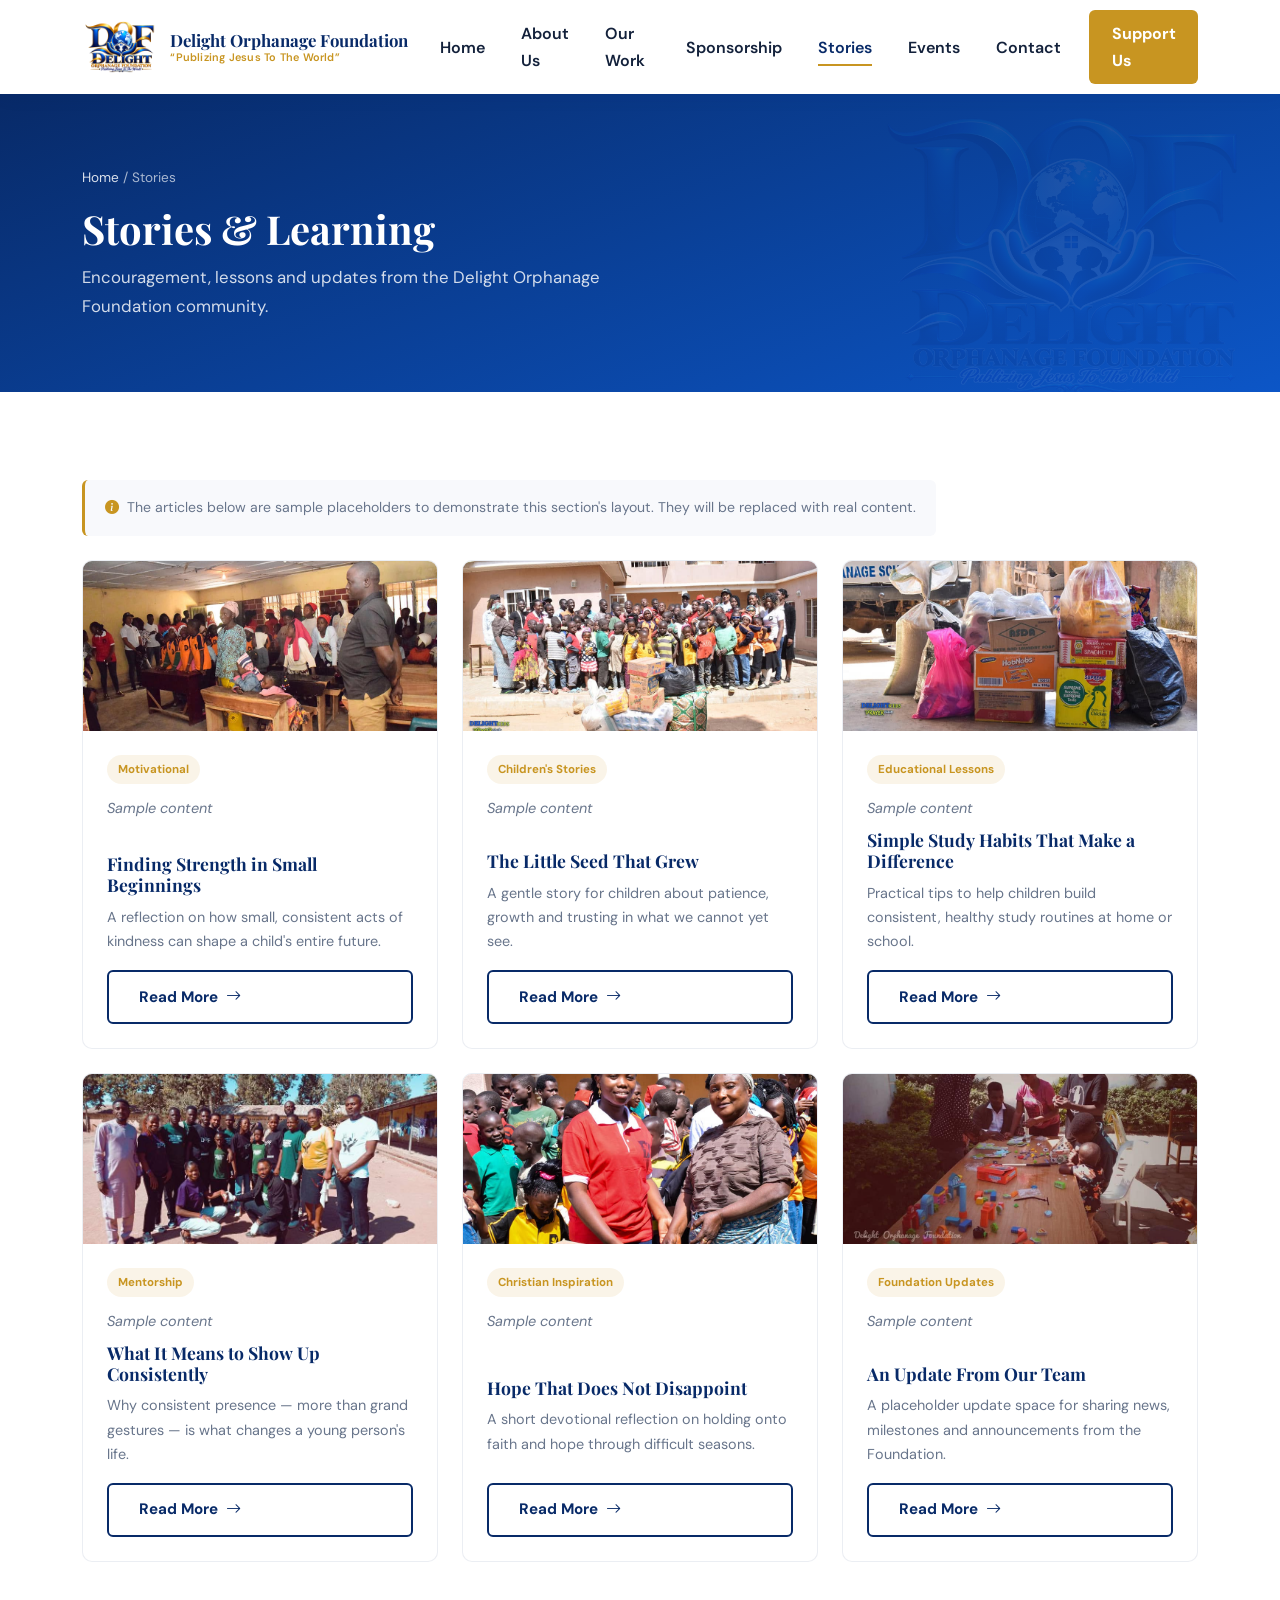
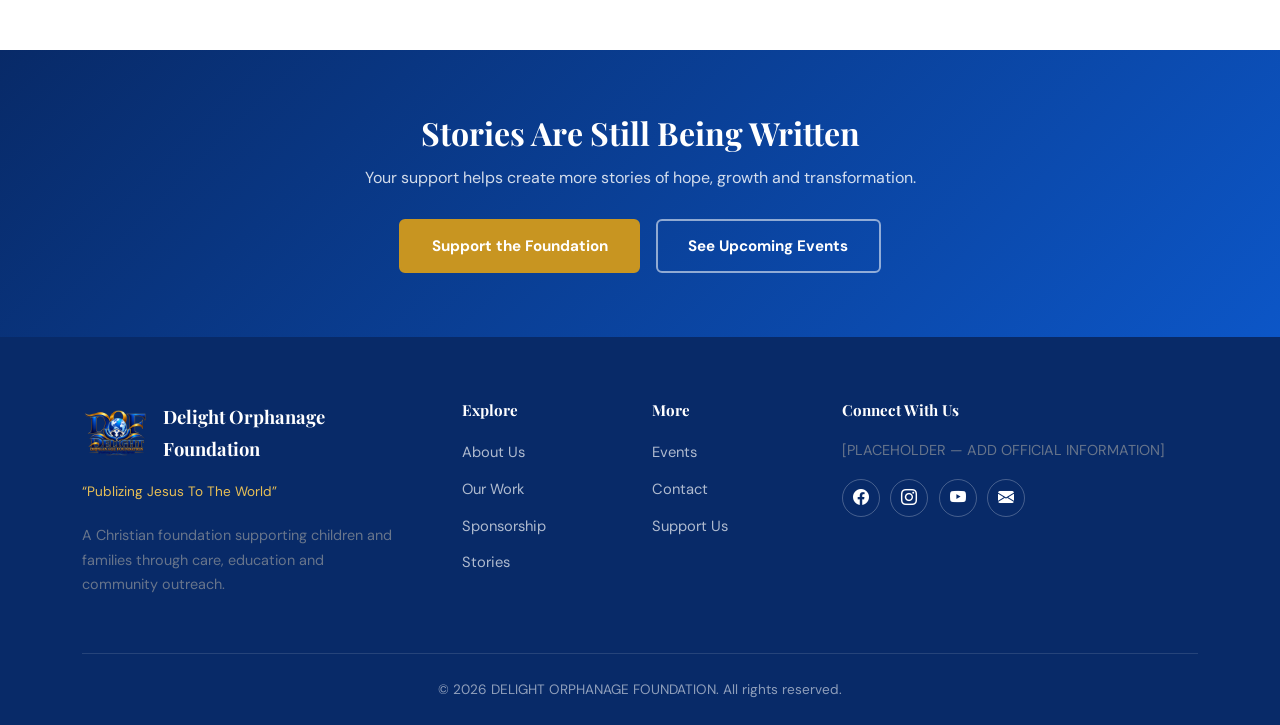
<file: stories.html>
<!DOCTYPE html>
<html lang="en">
<head>
<meta charset="UTF-8">
<meta name="viewport" content="width=device-width, initial-scale=1.0">
<title>Stories &amp; Learning | Delight Orphanage Foundation</title>
<meta name="description" content="Sample articles, motivational stories, educational lessons and Christian inspiration from Delight Orphanage Foundation.">

<link rel="preconnect" href="https://fonts.googleapis.com">
<link rel="preconnect" href="https://fonts.gstatic.com" crossorigin>
<link href="https://fonts.googleapis.com/css2?family=Playfair+Display:wght@600;700;800&family=DM+Sans:wght@400;500;600;700&display=swap" rel="stylesheet">

<link href="https://cdn.jsdelivr.net/npm/bootstrap@5.3.3/dist/css/bootstrap.min.css" rel="stylesheet">
<link rel="stylesheet" href="https://cdn.jsdelivr.net/npm/bootstrap-icons@1.11.3/font/bootstrap-icons.css">
<link rel="stylesheet" href="css/style.css">
<link rel="icon" href="assets/logo-gold-blue.png" type="image/png">
</head>
<body>

<header class="site-header">
  <nav class="navbar navbar-expand-lg">
    <div class="container">
      <a class="navbar-brand navbar-brand-custom" href="index.html">
        <img src="assets/logo-gold-blue.png" alt="Delight Orphanage Foundation logo">
        <span class="navbar-brand-text">
          <span class="brand-name">Delight Orphanage Foundation</span>
          <span class="brand-motto">&ldquo;Publizing Jesus To The World&rdquo;</span>
        </span>
      </a>
      <button class="navbar-toggler" type="button" data-bs-toggle="collapse" data-bs-target="#mainNav" aria-controls="mainNav" aria-expanded="false" aria-label="Toggle navigation">
        <span class="navbar-toggler-icon"></span>
      </button>
      <div class="collapse navbar-collapse" id="mainNav">
        <ul class="navbar-nav ms-auto align-items-lg-center gap-lg-1">
          <li class="nav-item"><a class="nav-link nav-link-custom" href="index.html">Home</a></li>
          <li class="nav-item"><a class="nav-link nav-link-custom" href="about.html">About Us</a></li>
          <li class="nav-item"><a class="nav-link nav-link-custom" href="work.html">Our Work</a></li>
          <li class="nav-item"><a class="nav-link nav-link-custom" href="support.html">Sponsorship</a></li>
          <li class="nav-item"><a class="nav-link nav-link-custom active" aria-current="page" href="stories.html">Stories</a></li>
          <li class="nav-item"><a class="nav-link nav-link-custom" href="events.html">Events</a></li>
          <li class="nav-item"><a class="nav-link nav-link-custom" href="contact.html">Contact</a></li>
          <li class="nav-item"><a class="nav-link nav-support-btn" href="support.html">Support Us</a></li>
        </ul>
      </div>
    </div>
  </nav>
</header>

<section class="page-hero">
  <div class="container">
    <nav class="breadcrumb-custom" aria-label="breadcrumb"><a href="index.html">Home</a> / Stories</nav>
    <h1>Stories &amp; Learning</h1>
    <p>Encouragement, lessons and updates from the Delight Orphanage Foundation community.</p>
  </div>
</section>

<section class="section-pad">
  <div class="container">
    <div class="reveal mb-4">
      <div class="form-note d-inline-flex align-items-center">
        <i class="bi bi-info-circle-fill me-2" style="color:var(--gold);"></i>
        The articles below are sample placeholders to demonstrate this section's layout. They will be replaced with real content.
      </div>
    </div>

    <div class="row g-4 reveal-stagger">

      <div class="col-md-6 col-lg-4 stagger-item">
        <div class="article-card">
          <div class="article-thumb"><img src="assets/images/smile.jpg" alt="Children smiling together"></div>
          <div class="card-body">
            <span class="article-category">Motivational</span>
            <p class="sample-tag">Sample content</p>
            <h3>Finding Strength in Small Beginnings</h3>
            <p>A reflection on how small, consistent acts of kindness can shape a child's entire future.</p>
            <a href="#" class="btn btn-outline-navy btn-sm mt-auto">Read More <i class="bi bi-arrow-right"></i></a>
          </div>
        </div>
      </div>

      <div class="col-md-6 col-lg-4 stagger-item">
        <div class="article-card">
          <div class="article-thumb"><img src="assets/images/love i.jpg" alt="Children and volunteers sharing a joyful moment"></div>
          <div class="card-body">
            <span class="article-category">Children's Stories</span>
            <p class="sample-tag">Sample content</p>
            <h3>The Little Seed That Grew</h3>
            <p>A gentle story for children about patience, growth and trusting in what we cannot yet see.</p>
            <a href="#" class="btn btn-outline-navy btn-sm mt-auto">Read More <i class="bi bi-arrow-right"></i></a>
          </div>
        </div>
      </div>

      <div class="col-md-6 col-lg-4 stagger-item">
        <div class="article-card">
          <div class="article-thumb"><img src="assets/images/items.jpg" alt="Educational supplies prepared for children"></div>
          <div class="card-body">
            <span class="article-category">Educational Lessons</span>
            <p class="sample-tag">Sample content</p>
            <h3>Simple Study Habits That Make a Difference</h3>
            <p>Practical tips to help children build consistent, healthy study routines at home or school.</p>
            <a href="#" class="btn btn-outline-navy btn-sm mt-auto">Read More <i class="bi bi-arrow-right"></i></a>
          </div>
        </div>
      </div>

      <div class="col-md-6 col-lg-4 stagger-item">
        <div class="article-card">
          <div class="article-thumb"><img src="assets/images/team.jpg" alt="Foundation team supporting children"></div>
          <div class="card-body">
            <span class="article-category">Mentorship</span>
            <p class="sample-tag">Sample content</p>
            <h3>What It Means to Show Up Consistently</h3>
            <p>Why consistent presence &mdash; more than grand gestures &mdash; is what changes a young person's life.</p>
            <a href="#" class="btn btn-outline-navy btn-sm mt-auto">Read More <i class="bi bi-arrow-right"></i></a>
          </div>
        </div>
      </div>

      <div class="col-md-6 col-lg-4 stagger-item">
        <div class="article-card">
          <div class="article-thumb"><img src="assets/images/face.jpg" alt="Community members gathered together"></div>
          <div class="card-body">
            <span class="article-category">Christian Inspiration</span>
            <p class="sample-tag">Sample content</p>
            <h3>Hope That Does Not Disappoint</h3>
            <p>A short devotional reflection on holding onto faith and hope through difficult seasons.</p>
            <a href="#" class="btn btn-outline-navy btn-sm mt-auto">Read More <i class="bi bi-arrow-right"></i></a>
          </div>
        </div>
      </div>

      <div class="col-md-6 col-lg-4 stagger-item">
        <div class="article-card">
          <div class="article-thumb"><img src="assets/images/468016889_554884327177769_670026988752291641_n.jpg" alt="Foundation outreach gathering"></div>
          <div class="card-body">
            <span class="article-category">Foundation Updates</span>
            <p class="sample-tag">Sample content</p>
            <h3>An Update From Our Team</h3>
            <p>A placeholder update space for sharing news, milestones and announcements from the Foundation.</p>
            <a href="#" class="btn btn-outline-navy btn-sm mt-auto">Read More <i class="bi bi-arrow-right"></i></a>
          </div>
        </div>
      </div>

    </div>
  </div>
</section>

<section class="cta-band">
  <div class="container reveal">
    <h2>Stories Are Still Being Written</h2>
    <p>Your support helps create more stories of hope, growth and transformation.</p>
    <div class="d-flex justify-content-center gap-3 flex-wrap">
      <a href="support.html" class="btn btn-gold">Support the Foundation</a>
      <a href="events.html" class="btn btn-outline-light-custom">See Upcoming Events</a>
    </div>
  </div>
</section>

<footer class="site-footer">
  <div class="container">
    <div class="row g-4">
      <div class="col-lg-4">
        <div class="footer-brand">
          <img src="assets/logo-gold-blue.png" alt="Delight Orphanage Foundation logo">
          <span class="footer-brand-name">Delight Orphanage<br>Foundation</span>
        </div>
        <p class="footer-motto">&ldquo;Publizing Jesus To The World&rdquo;</p>
        <p style="font-size:0.9rem; max-width:320px;">A Christian foundation supporting children and families through care, education and community outreach.</p>
      </div>
      <div class="col-6 col-lg-2">
        <h5>Explore</h5>
        <ul class="footer-links">
          <li><a href="about.html">About Us</a></li>
          <li><a href="work.html">Our Work</a></li>
          <li><a href="support.html">Sponsorship</a></li>
          <li><a href="stories.html">Stories</a></li>
        </ul>
      </div>
      <div class="col-6 col-lg-2">
        <h5>More</h5>
        <ul class="footer-links">
          <li><a href="events.html">Events</a></li>
          <li><a href="contact.html">Contact</a></li>
          <li><a href="support.html">Support Us</a></li>
        </ul>
      </div>
      <div class="col-lg-4">
        <h5>Connect With Us</h5>
        <p style="font-size:0.9rem;">[PLACEHOLDER &mdash; ADD OFFICIAL INFORMATION]</p>
        <div class="footer-social">
          <a href="https://web.facebook.com/profile.php?id=100080309169731" target="_blank" rel="noopener noreferrer" aria-label="Facebook"><i class="bi bi-facebook"></i></a>
          <a href="#" aria-label="Instagram"><i class="bi bi-instagram"></i></a>
          <a href="#" aria-label="YouTube"><i class="bi bi-youtube"></i></a>
          <a href="#" aria-label="Email"><i class="bi bi-envelope-fill"></i></a>
        </div>
      </div>
    </div>
    <div class="footer-bottom">
      &copy; <span data-current-year></span> DELIGHT ORPHANAGE FOUNDATION. All rights reserved.
    </div>
  </div>
</footer>

<button id="backToTop" class="back-to-top" aria-label="Back to top"><i class="bi bi-arrow-up"></i></button>

<script src="https://cdn.jsdelivr.net/npm/bootstrap@5.3.3/dist/js/bootstrap.bundle.min.js"></script>
<script src="js/script.js"></script>
</body>
</html>
</file>
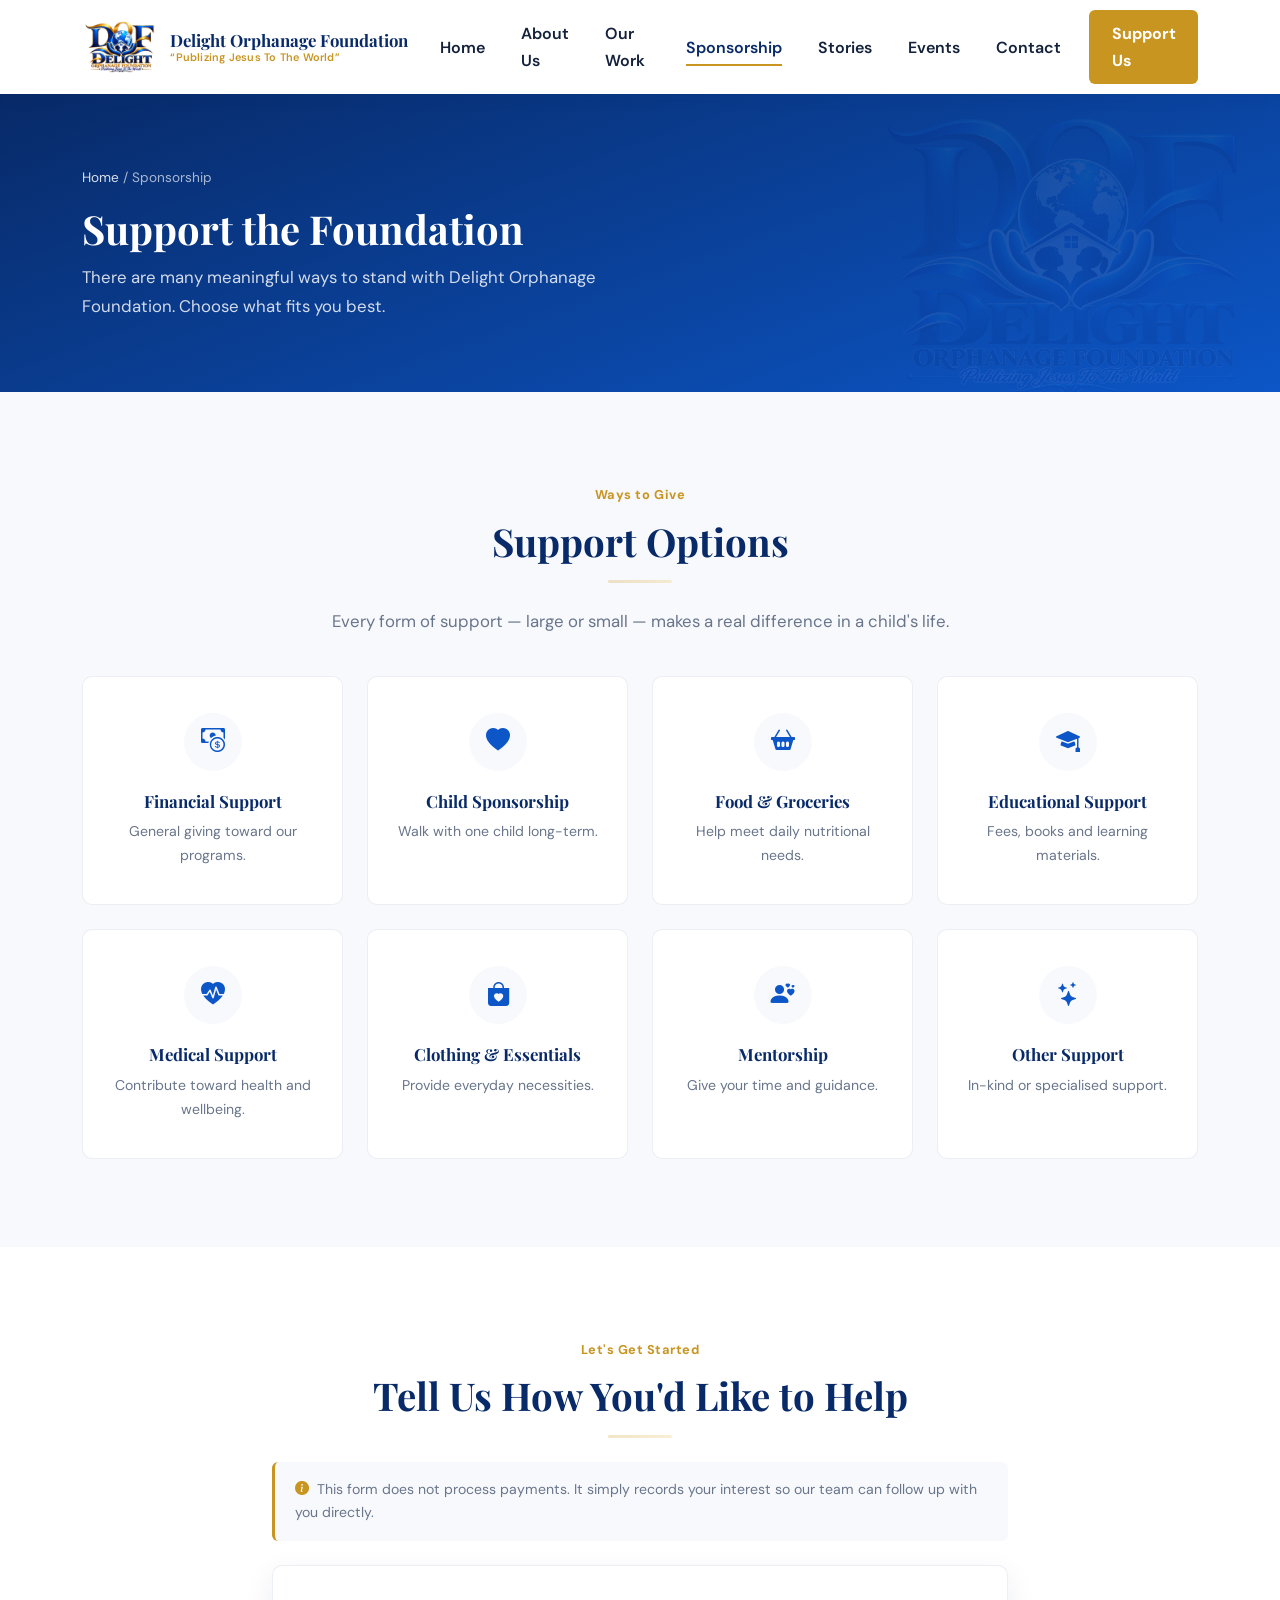
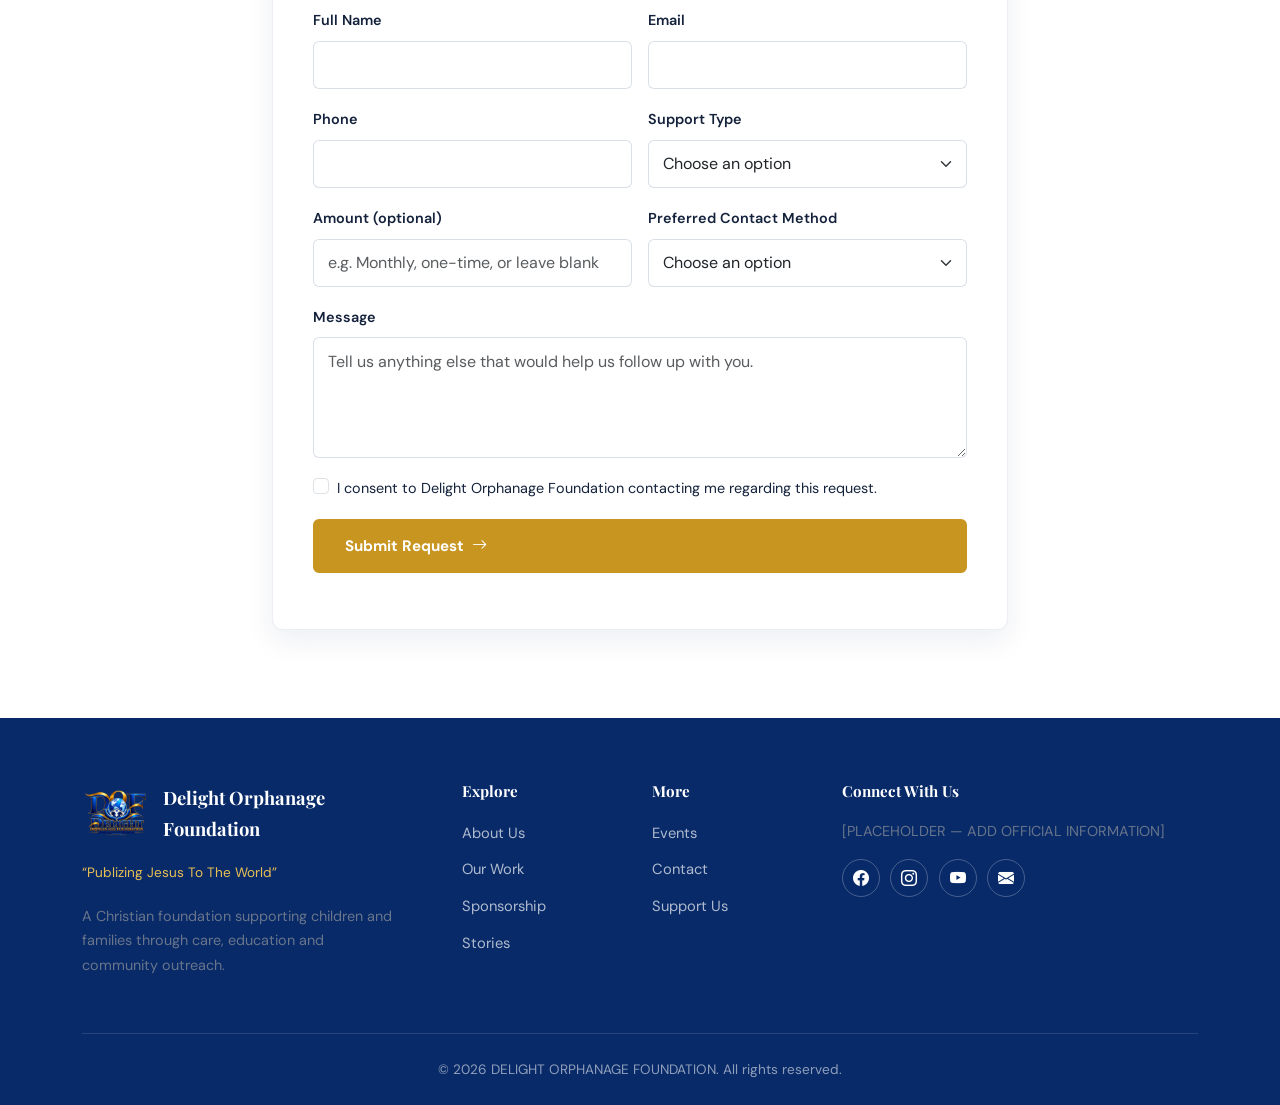
<file: support.html>
<!DOCTYPE html>
<html lang="en">
<head>
<meta charset="UTF-8">
<meta name="viewport" content="width=device-width, initial-scale=1.0">
<title>Support the Foundation | Delight Orphanage Foundation</title>
<meta name="description" content="Discover ways to support Delight Orphanage Foundation, including child sponsorship, financial support, food, education, medical and mentorship support.">

<link rel="preconnect" href="https://fonts.googleapis.com">
<link rel="preconnect" href="https://fonts.gstatic.com" crossorigin>
<link href="https://fonts.googleapis.com/css2?family=Playfair+Display:wght@600;700;800&family=DM+Sans:wght@400;500;600;700&display=swap" rel="stylesheet">

<link href="https://cdn.jsdelivr.net/npm/bootstrap@5.3.3/dist/css/bootstrap.min.css" rel="stylesheet">
<link rel="stylesheet" href="https://cdn.jsdelivr.net/npm/bootstrap-icons@1.11.3/font/bootstrap-icons.css">
<link rel="stylesheet" href="css/style.css">
<link rel="icon" href="assets/logo-gold-blue.png" type="image/png">
</head>
<body>

<header class="site-header">
  <nav class="navbar navbar-expand-lg">
    <div class="container">
      <a class="navbar-brand navbar-brand-custom" href="index.html">
        <img src="assets/logo-gold-blue.png" alt="Delight Orphanage Foundation logo">
        <span class="navbar-brand-text">
          <span class="brand-name">Delight Orphanage Foundation</span>
          <span class="brand-motto">&ldquo;Publizing Jesus To The World&rdquo;</span>
        </span>
      </a>
      <button class="navbar-toggler" type="button" data-bs-toggle="collapse" data-bs-target="#mainNav" aria-controls="mainNav" aria-expanded="false" aria-label="Toggle navigation">
        <span class="navbar-toggler-icon"></span>
      </button>
      <div class="collapse navbar-collapse" id="mainNav">
        <ul class="navbar-nav ms-auto align-items-lg-center gap-lg-1">
          <li class="nav-item"><a class="nav-link nav-link-custom" href="index.html">Home</a></li>
          <li class="nav-item"><a class="nav-link nav-link-custom" href="about.html">About Us</a></li>
          <li class="nav-item"><a class="nav-link nav-link-custom" href="work.html">Our Work</a></li>
          <li class="nav-item"><a class="nav-link nav-link-custom active" aria-current="page" href="support.html">Sponsorship</a></li>
          <li class="nav-item"><a class="nav-link nav-link-custom" href="stories.html">Stories</a></li>
          <li class="nav-item"><a class="nav-link nav-link-custom" href="events.html">Events</a></li>
          <li class="nav-item"><a class="nav-link nav-link-custom" href="contact.html">Contact</a></li>
          <li class="nav-item"><a class="nav-link nav-support-btn" href="support.html">Support Us</a></li>
        </ul>
      </div>
    </div>
  </nav>
</header>

<section class="page-hero">
  <div class="container">
    <nav class="breadcrumb-custom" aria-label="breadcrumb"><a href="index.html">Home</a> / Sponsorship</nav>
    <h1>Support the Foundation</h1>
    <p>There are many meaningful ways to stand with Delight Orphanage Foundation. Choose what fits you best.</p>
  </div>
</section>

<!-- SUPPORT OPTIONS -->
<section class="section-pad bg-soft">
  <div class="container">
    <div class="text-center mx-auto reveal" style="max-width:640px;">
      <span class="eyebrow">Ways to Give</span>
      <h2 class="section-title">Support Options</h2>
      <hr class="section-rule center">
      <p class="section-intro mx-auto">Every form of support &mdash; large or small &mdash; makes a real difference in a child's life.</p>
    </div>
    <div class="row g-4 mt-3 reveal-stagger">
      <div class="col-sm-6 col-lg-3 stagger-item">
        <div class="work-card text-center">
          <div class="icon-wrap mx-auto"><i class="bi bi-cash-coin"></i></div>
          <h3 style="font-size:1.05rem;">Financial Support</h3>
          <p style="font-size:0.88rem;">General giving toward our programs.</p>
        </div>
      </div>
      <div class="col-sm-6 col-lg-3 stagger-item">
        <div class="work-card text-center">
          <div class="icon-wrap mx-auto"><i class="bi bi-heart-fill"></i></div>
          <h3 style="font-size:1.05rem;">Child Sponsorship</h3>
          <p style="font-size:0.88rem;">Walk with one child long-term.</p>
        </div>
      </div>
      <div class="col-sm-6 col-lg-3 stagger-item">
        <div class="work-card text-center">
          <div class="icon-wrap mx-auto"><i class="bi bi-basket2-fill"></i></div>
          <h3 style="font-size:1.05rem;">Food &amp; Groceries</h3>
          <p style="font-size:0.88rem;">Help meet daily nutritional needs.</p>
        </div>
      </div>
      <div class="col-sm-6 col-lg-3 stagger-item">
        <div class="work-card text-center">
          <div class="icon-wrap mx-auto"><i class="bi bi-mortarboard-fill"></i></div>
          <h3 style="font-size:1.05rem;">Educational Support</h3>
          <p style="font-size:0.88rem;">Fees, books and learning materials.</p>
        </div>
      </div>
      <div class="col-sm-6 col-lg-3 stagger-item">
        <div class="work-card text-center">
          <div class="icon-wrap mx-auto"><i class="bi bi-heart-pulse-fill"></i></div>
          <h3 style="font-size:1.05rem;">Medical Support</h3>
          <p style="font-size:0.88rem;">Contribute toward health and wellbeing.</p>
        </div>
      </div>
      <div class="col-sm-6 col-lg-3 stagger-item">
        <div class="work-card text-center">
          <div class="icon-wrap mx-auto"><i class="bi bi-bag-heart-fill"></i></div>
          <h3 style="font-size:1.05rem;">Clothing &amp; Essentials</h3>
          <p style="font-size:0.88rem;">Provide everyday necessities.</p>
        </div>
      </div>
      <div class="col-sm-6 col-lg-3 stagger-item">
        <div class="work-card text-center">
          <div class="icon-wrap mx-auto"><i class="bi bi-person-hearts"></i></div>
          <h3 style="font-size:1.05rem;">Mentorship</h3>
          <p style="font-size:0.88rem;">Give your time and guidance.</p>
        </div>
      </div>
      <div class="col-sm-6 col-lg-3 stagger-item">
        <div class="work-card text-center">
          <div class="icon-wrap mx-auto"><i class="bi bi-stars"></i></div>
          <h3 style="font-size:1.05rem;">Other Support</h3>
          <p style="font-size:0.88rem;">In-kind or specialised support.</p>
        </div>
      </div>
    </div>
  </div>
</section>

<!-- SUPPORT FORM -->
<section class="section-pad">
  <div class="container">
    <div class="row justify-content-center">
      <div class="col-lg-8 reveal">
        <div class="text-center mb-4">
          <span class="eyebrow">Let's Get Started</span>
          <h2 class="section-title">Tell Us How You'd Like to Help</h2>
          <hr class="section-rule center">
        </div>

        <div class="form-note mb-4">
          <i class="bi bi-info-circle-fill me-1" style="color:var(--gold);"></i>
          This form does not process payments. It simply records your interest so our team can follow up with you directly.
        </div>

        <div class="form-card">
          <form data-validate novalidate>
            <div class="row g-3">
              <div class="col-md-6">
                <label for="fullName" class="form-label">Full Name</label>
                <input type="text" class="form-control" id="fullName" required>
                <div class="invalid-feedback">Please enter your full name.</div>
              </div>
              <div class="col-md-6">
                <label for="supportEmail" class="form-label">Email</label>
                <input type="email" class="form-control" id="supportEmail" required>
                <div class="invalid-feedback">Please enter a valid email address.</div>
              </div>
              <div class="col-md-6">
                <label for="supportPhone" class="form-label">Phone</label>
                <input type="tel" class="form-control" id="supportPhone" required>
                <div class="invalid-feedback">Please enter your phone number.</div>
              </div>
              <div class="col-md-6">
                <label for="supportType" class="form-label">Support Type</label>
                <select class="form-select" id="supportType" required>
                  <option value="" selected disabled>Choose an option</option>
                  <option>Financial Support</option>
                  <option>Child Sponsorship</option>
                  <option>Food &amp; Groceries</option>
                  <option>Educational Support</option>
                  <option>Medical Support</option>
                  <option>Clothing &amp; Essentials</option>
                  <option>Mentorship</option>
                  <option>Other Support</option>
                </select>
                <div class="invalid-feedback">Please select a support type.</div>
              </div>
              <div class="col-md-6" id="amountGroup">
                <label for="supportAmount" class="form-label">Amount (optional)</label>
                <input type="text" class="form-control" id="supportAmount" placeholder="e.g. Monthly, one-time, or leave blank">
              </div>
              <div class="col-md-6">
                <label for="contactMethod" class="form-label">Preferred Contact Method</label>
                <select class="form-select" id="contactMethod" required>
                  <option value="" selected disabled>Choose an option</option>
                  <option>Email</option>
                  <option>Phone Call</option>
                  <option>WhatsApp</option>
                  <option>Text Message</option>
                </select>
                <div class="invalid-feedback">Please select a preferred contact method.</div>
              </div>
              <div class="col-12">
                <label for="supportMessage" class="form-label">Message</label>
                <textarea class="form-control" id="supportMessage" rows="4" placeholder="Tell us anything else that would help us follow up with you."></textarea>
              </div>
              <div class="col-12">
                <div class="form-check">
                  <input class="form-check-input" type="checkbox" id="supportConsent" required>
                  <label class="form-check-label" for="supportConsent" style="font-size:0.9rem;">
                    I consent to Delight Orphanage Foundation contacting me regarding this request.
                  </label>
                  <div class="invalid-feedback">Please provide consent so we can contact you.</div>
                </div>
              </div>
              <div class="col-12">
                <button type="submit" class="btn btn-gold w-100 w-sm-auto">Submit Request <i class="bi bi-arrow-right"></i></button>
              </div>
              <div class="col-12">
                <div class="form-success-msg">
                  <i class="bi bi-check-circle-fill me-1"></i>
                  Thank you. Your request has been prepared. Connect this form to a backend or email service before accepting real submissions.
                </div>
              </div>
            </div>
          </form>
        </div>
      </div>
    </div>
  </div>
</section>

<footer class="site-footer">
  <div class="container">
    <div class="row g-4">
      <div class="col-lg-4">
        <div class="footer-brand">
          <img src="assets/logo-gold-blue.png" alt="Delight Orphanage Foundation logo">
          <span class="footer-brand-name">Delight Orphanage<br>Foundation</span>
        </div>
        <p class="footer-motto">&ldquo;Publizing Jesus To The World&rdquo;</p>
        <p style="font-size:0.9rem; max-width:320px;">A Christian foundation supporting children and families through care, education and community outreach.</p>
      </div>
      <div class="col-6 col-lg-2">
        <h5>Explore</h5>
        <ul class="footer-links">
          <li><a href="about.html">About Us</a></li>
          <li><a href="work.html">Our Work</a></li>
          <li><a href="support.html">Sponsorship</a></li>
          <li><a href="stories.html">Stories</a></li>
        </ul>
      </div>
      <div class="col-6 col-lg-2">
        <h5>More</h5>
        <ul class="footer-links">
          <li><a href="events.html">Events</a></li>
          <li><a href="contact.html">Contact</a></li>
          <li><a href="support.html">Support Us</a></li>
        </ul>
      </div>
      <div class="col-lg-4">
        <h5>Connect With Us</h5>
        <p style="font-size:0.9rem;">[PLACEHOLDER &mdash; ADD OFFICIAL INFORMATION]</p>
        <div class="footer-social">
          <a href="https://web.facebook.com/profile.php?id=100080309169731" target="_blank" rel="noopener noreferrer" aria-label="Facebook"><i class="bi bi-facebook"></i></a>
          <a href="#" aria-label="Instagram"><i class="bi bi-instagram"></i></a>
          <a href="#" aria-label="YouTube"><i class="bi bi-youtube"></i></a>
          <a href="#" aria-label="Email"><i class="bi bi-envelope-fill"></i></a>
        </div>
      </div>
    </div>
    <div class="footer-bottom">
      &copy; <span data-current-year></span> DELIGHT ORPHANAGE FOUNDATION. All rights reserved.
    </div>
  </div>
</footer>

<button id="backToTop" class="back-to-top" aria-label="Back to top"><i class="bi bi-arrow-up"></i></button>

<script src="https://cdn.jsdelivr.net/npm/bootstrap@5.3.3/dist/js/bootstrap.bundle.min.js"></script>
<script src="js/script.js"></script>
</body>
</html>
</file>
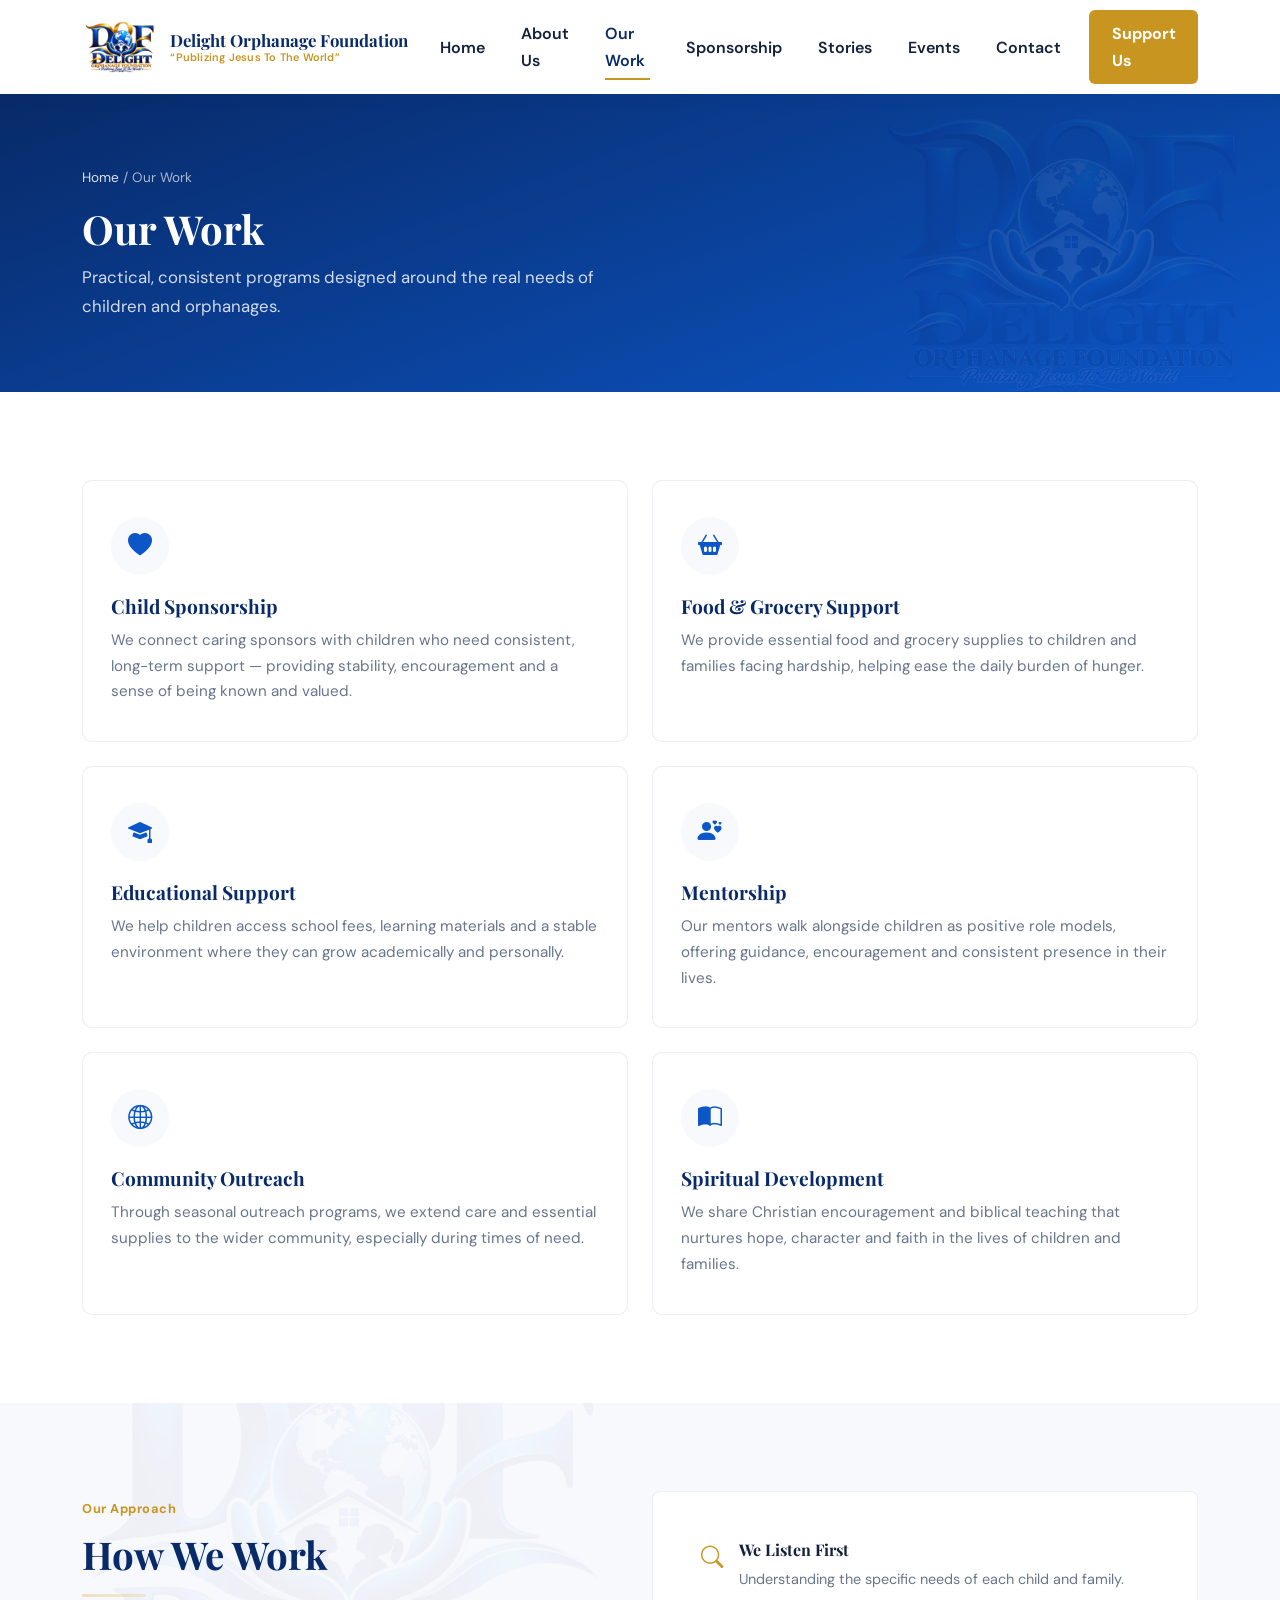
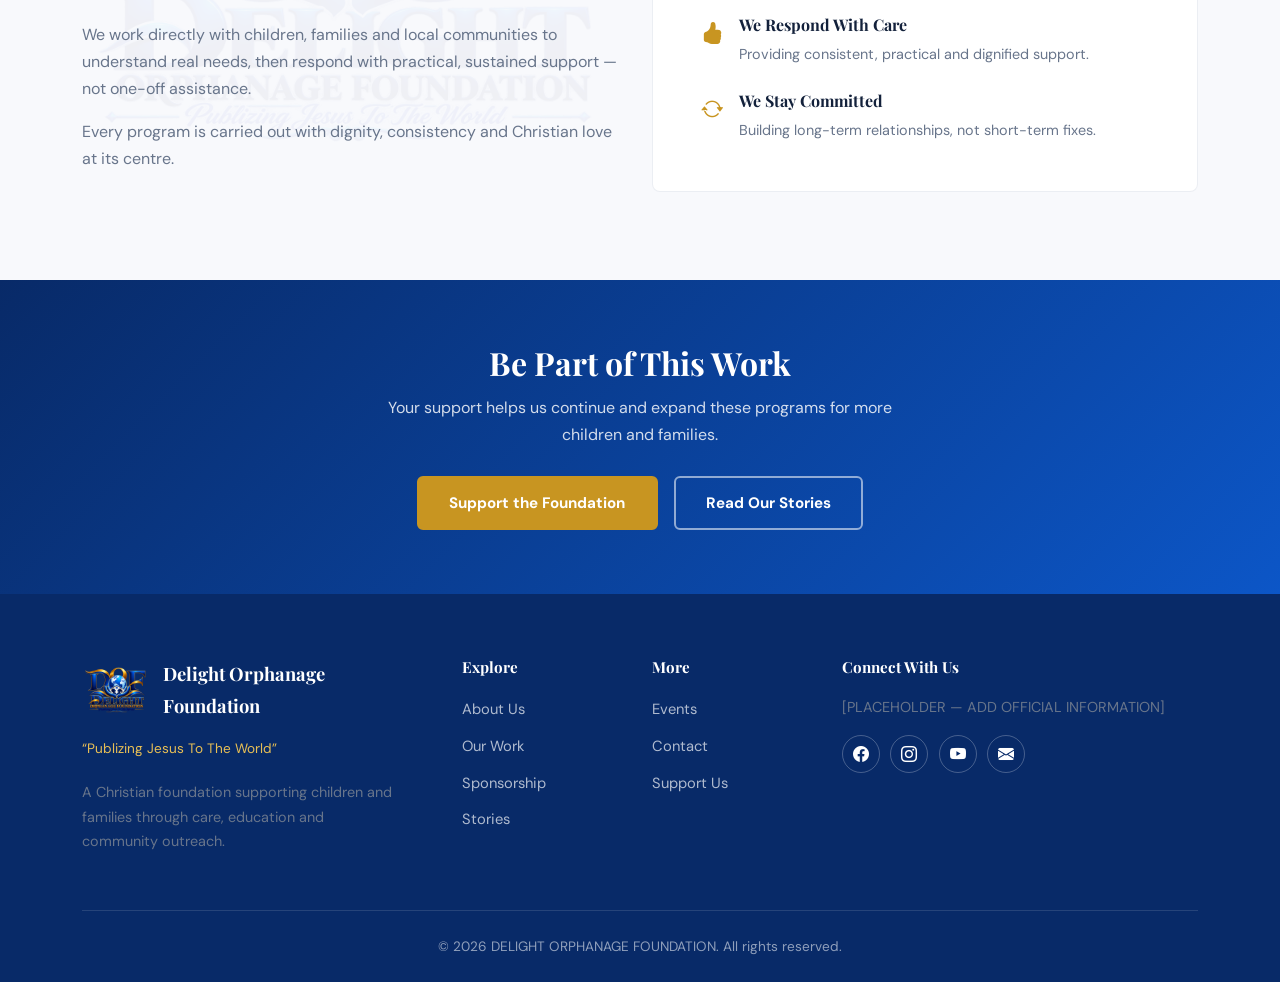
<file: work.html>
<!DOCTYPE html>
<html lang="en">
<head>
<meta charset="UTF-8">
<meta name="viewport" content="width=device-width, initial-scale=1.0">
<title>Our Work | Delight Orphanage Foundation</title>
<meta name="description" content="Explore the programs of Delight Orphanage Foundation: child sponsorship, food support, education, mentorship, community outreach and spiritual development.">

<link rel="preconnect" href="https://fonts.googleapis.com">
<link rel="preconnect" href="https://fonts.gstatic.com" crossorigin>
<link href="https://fonts.googleapis.com/css2?family=Playfair+Display:wght@600;700;800&family=DM+Sans:wght@400;500;600;700&display=swap" rel="stylesheet">

<link href="https://cdn.jsdelivr.net/npm/bootstrap@5.3.3/dist/css/bootstrap.min.css" rel="stylesheet">
<link rel="stylesheet" href="https://cdn.jsdelivr.net/npm/bootstrap-icons@1.11.3/font/bootstrap-icons.css">
<link rel="stylesheet" href="css/style.css">
<link rel="icon" href="assets/logo-gold-blue.png" type="image/png">
</head>
<body>

<header class="site-header">
  <nav class="navbar navbar-expand-lg">
    <div class="container">
      <a class="navbar-brand navbar-brand-custom" href="index.html">
        <img src="assets/logo-gold-blue.png" alt="Delight Orphanage Foundation logo">
        <span class="navbar-brand-text">
          <span class="brand-name">Delight Orphanage Foundation</span>
          <span class="brand-motto">&ldquo;Publizing Jesus To The World&rdquo;</span>
        </span>
      </a>
      <button class="navbar-toggler" type="button" data-bs-toggle="collapse" data-bs-target="#mainNav" aria-controls="mainNav" aria-expanded="false" aria-label="Toggle navigation">
        <span class="navbar-toggler-icon"></span>
      </button>
      <div class="collapse navbar-collapse" id="mainNav">
        <ul class="navbar-nav ms-auto align-items-lg-center gap-lg-1">
          <li class="nav-item"><a class="nav-link nav-link-custom" href="index.html">Home</a></li>
          <li class="nav-item"><a class="nav-link nav-link-custom" href="about.html">About Us</a></li>
          <li class="nav-item"><a class="nav-link nav-link-custom active" aria-current="page" href="work.html">Our Work</a></li>
          <li class="nav-item"><a class="nav-link nav-link-custom" href="support.html">Sponsorship</a></li>
          <li class="nav-item"><a class="nav-link nav-link-custom" href="stories.html">Stories</a></li>
          <li class="nav-item"><a class="nav-link nav-link-custom" href="events.html">Events</a></li>
          <li class="nav-item"><a class="nav-link nav-link-custom" href="contact.html">Contact</a></li>
          <li class="nav-item"><a class="nav-link nav-support-btn" href="support.html">Support Us</a></li>
        </ul>
      </div>
    </div>
  </nav>
</header>

<section class="page-hero">
  <div class="container">
    <nav class="breadcrumb-custom" aria-label="breadcrumb"><a href="index.html">Home</a> / Our Work</nav>
    <h1>Our Work</h1>
    <p>Practical, consistent programs designed around the real needs of children and orphanages.</p>
  </div>
</section>

<section class="section-pad">
  <div class="container">
    <div class="row g-4 reveal-stagger">

      <div class="col-md-6 stagger-item">
        <div class="work-card d-flex flex-column">
          <div class="icon-wrap"><i class="bi bi-heart-fill"></i></div>
          <h3>Child Sponsorship</h3>
          <p>We connect caring sponsors with children who need consistent, long-term support &mdash; providing stability, encouragement and a sense of being known and valued.</p>
        </div>
      </div>

      <div class="col-md-6 stagger-item">
        <div class="work-card d-flex flex-column">
          <div class="icon-wrap"><i class="bi bi-basket2-fill"></i></div>
          <h3>Food &amp; Grocery Support</h3>
          <p>We provide essential food and grocery supplies to children and families facing hardship, helping ease the daily burden of hunger.</p>
        </div>
      </div>

      <div class="col-md-6 stagger-item">
        <div class="work-card d-flex flex-column">
          <div class="icon-wrap"><i class="bi bi-mortarboard-fill"></i></div>
          <h3>Educational Support</h3>
          <p>We help children access school fees, learning materials and a stable environment where they can grow academically and personally.</p>
        </div>
      </div>

      <div class="col-md-6 stagger-item">
        <div class="work-card d-flex flex-column">
          <div class="icon-wrap"><i class="bi bi-person-hearts"></i></div>
          <h3>Mentorship</h3>
          <p>Our mentors walk alongside children as positive role models, offering guidance, encouragement and consistent presence in their lives.</p>
        </div>
      </div>

      <div class="col-md-6 stagger-item">
        <div class="work-card d-flex flex-column">
          <div class="icon-wrap"><i class="bi bi-globe2"></i></div>
          <h3>Community Outreach</h3>
          <p>Through seasonal outreach programs, we extend care and essential supplies to the wider community, especially during times of need.</p>
        </div>
      </div>

      <div class="col-md-6 stagger-item">
        <div class="work-card d-flex flex-column">
          <div class="icon-wrap"><i class="bi bi-book-half"></i></div>
          <h3>Spiritual Development</h3>
          <p>We share Christian encouragement and biblical teaching that nurtures hope, character and faith in the lives of children and families.</p>
        </div>
      </div>

    </div>
  </div>
</section>

<!-- HOW WE WORK -->
<section class="section-pad bg-soft watermark-section">
  <div class="container">
    <div class="row align-items-center gy-5">
      <div class="col-lg-6 reveal">
        <span class="eyebrow">Our Approach</span>
        <h2 class="section-title">How We Work</h2>
        <hr class="section-rule">
        <p>We work directly with children, families and local communities to understand real needs, then respond with practical, sustained support &mdash; not one-off assistance.</p>
        <p>Every program is carried out with dignity, consistency and Christian love at its centre.</p>
      </div>
      <div class="col-lg-6 reveal">
        <div class="p-4 p-lg-5 bg-white rounded-3" style="border:1px solid rgba(8,42,104,0.08);">
          <div class="d-flex align-items-start gap-3 mb-4">
            <i class="bi bi-search" style="color:var(--gold); font-size:1.4rem;"></i>
            <div>
              <h4 style="font-size:1rem; color:var(--text-dark);">We Listen First</h4>
              <p class="mb-0" style="font-size:0.9rem;">Understanding the specific needs of each child and family.</p>
            </div>
          </div>
          <div class="d-flex align-items-start gap-3 mb-4">
            <i class="bi bi-hand-thumbs-up-fill" style="color:var(--gold); font-size:1.4rem;"></i>
            <div>
              <h4 style="font-size:1rem; color:var(--text-dark);">We Respond With Care</h4>
              <p class="mb-0" style="font-size:0.9rem;">Providing consistent, practical and dignified support.</p>
            </div>
          </div>
          <div class="d-flex align-items-start gap-3">
            <i class="bi bi-arrow-repeat" style="color:var(--gold); font-size:1.4rem;"></i>
            <div>
              <h4 style="font-size:1rem; color:var(--text-dark);">We Stay Committed</h4>
              <p class="mb-0" style="font-size:0.9rem;">Building long-term relationships, not short-term fixes.</p>
            </div>
          </div>
        </div>
      </div>
    </div>
  </div>
</section>

<section class="cta-band">
  <div class="container reveal">
    <h2>Be Part of This Work</h2>
    <p>Your support helps us continue and expand these programs for more children and families.</p>
    <div class="d-flex justify-content-center gap-3 flex-wrap">
      <a href="support.html" class="btn btn-gold">Support the Foundation</a>
      <a href="stories.html" class="btn btn-outline-light-custom">Read Our Stories</a>
    </div>
  </div>
</section>

<footer class="site-footer">
  <div class="container">
    <div class="row g-4">
      <div class="col-lg-4">
        <div class="footer-brand">
          <img src="assets/logo-gold-blue.png" alt="Delight Orphanage Foundation logo">
          <span class="footer-brand-name">Delight Orphanage<br>Foundation</span>
        </div>
        <p class="footer-motto">&ldquo;Publizing Jesus To The World&rdquo;</p>
        <p style="font-size:0.9rem; max-width:320px;">A Christian foundation supporting children and families through care, education and community outreach.</p>
      </div>
      <div class="col-6 col-lg-2">
        <h5>Explore</h5>
        <ul class="footer-links">
          <li><a href="about.html">About Us</a></li>
          <li><a href="work.html">Our Work</a></li>
          <li><a href="support.html">Sponsorship</a></li>
          <li><a href="stories.html">Stories</a></li>
        </ul>
      </div>
      <div class="col-6 col-lg-2">
        <h5>More</h5>
        <ul class="footer-links">
          <li><a href="events.html">Events</a></li>
          <li><a href="contact.html">Contact</a></li>
          <li><a href="support.html">Support Us</a></li>
        </ul>
      </div>
      <div class="col-lg-4">
        <h5>Connect With Us</h5>
        <p style="font-size:0.9rem;">[PLACEHOLDER &mdash; ADD OFFICIAL INFORMATION]</p>
        <div class="footer-social">
          <a href="https://web.facebook.com/profile.php?id=100080309169731" target="_blank" rel="noopener noreferrer" aria-label="Facebook"><i class="bi bi-facebook"></i></a>
          <a href="#" aria-label="Instagram"><i class="bi bi-instagram"></i></a>
          <a href="#" aria-label="YouTube"><i class="bi bi-youtube"></i></a>
          <a href="#" aria-label="Email"><i class="bi bi-envelope-fill"></i></a>
        </div>
      </div>
    </div>
    <div class="footer-bottom">
      &copy; <span data-current-year></span> DELIGHT ORPHANAGE FOUNDATION. All rights reserved.
    </div>
  </div>
</footer>

<button id="backToTop" class="back-to-top" aria-label="Back to top"><i class="bi bi-arrow-up"></i></button>

<script src="https://cdn.jsdelivr.net/npm/bootstrap@5.3.3/dist/js/bootstrap.bundle.min.js"></script>
<script src="js/script.js"></script>
</body>
</html>
</file>
<file: css/style.css>
/* ==========================================================================
   DELIGHT ORPHANAGE FOUNDATION — STYLESHEET
   "Publizing Jesus To The World"
   ========================================================================== */

:root {
  --blue-primary: #082A68;
  --blue-secondary: #0C56C7;
  --gold: #C89521;
  --gold-light: #E8BF55;
  --white: #FFFFFF;
  --bg-light: #F8F9FC;
  --text-dark: #13213B;
  --text-muted: #68758B;

  --font-display: 'Playfair Display', Georgia, serif;
  --font-body: 'DM Sans', -apple-system, BlinkMacSystemFont, sans-serif;

  --radius-sm: 6px;
  --radius-md: 10px;
  --shadow-soft: 0 10px 30px rgba(8, 42, 104, 0.08);
  --shadow-card: 0 6px 20px rgba(8, 42, 104, 0.10);
  --transition: 0.35s cubic-bezier(0.22, 0.61, 0.36, 1);
}

/* ==========================================================================
   BASE
   ========================================================================== */

* { box-sizing: border-box; }

html { scroll-behavior: smooth; }

body {
  font-family: var(--font-body);
  color: var(--text-dark);
  background-color: var(--white);
  line-height: 1.7;
  -webkit-font-smoothing: antialiased;
}

h1, h2, h3, h4, h5, h6 {
  font-family: var(--font-display);
  color: var(--blue-primary);
  font-weight: 700;
  line-height: 1.2;
}

p { color: var(--text-muted); }

a { color: var(--blue-secondary); text-decoration: none; transition: color var(--transition); }
a:hover { color: var(--gold); }

::selection { background: var(--gold-light); color: var(--blue-primary); }

/* Visible focus states for accessibility */
a:focus-visible,
button:focus-visible,
input:focus-visible,
textarea:focus-visible,
select:focus-visible,
.btn:focus-visible {
  outline: 3px solid var(--gold);
  outline-offset: 3px;
}

.section-pad { padding: 5.5rem 0; }
.section-pad-sm { padding: 3.5rem 0; }
.bg-soft { background-color: var(--bg-light); }

.eyebrow {
  display: inline-block;
  font-family: var(--font-body);
  font-weight: 700;
  font-size: 0.8rem;
  letter-spacing: 0.04em;
  color: var(--gold);
  margin-bottom: 0.75rem;
}

.section-title {
  font-size: clamp(1.9rem, 3vw, 2.75rem);
  margin-bottom: 1rem;
}

.section-rule {
  width: 64px;
  height: 3px;
  background: linear-gradient(90deg, var(--gold), var(--gold-light));
  border: none;
  border-radius: 2px;
  margin: 0 0 1.5rem 0;
}

.section-rule.center { margin: 0 auto 1.5rem auto; }

.section-intro {
  max-width: 640px;
  color: var(--text-muted);
  font-size: 1.05rem;
}

/* ==========================================================================
   WATERMARK — very subtle brand mark on select sections
   ========================================================================== */

.watermark-section { position: relative; overflow: hidden; margin: auto; }

.watermark-section::before {
  content: "";
  position: absolute;
  top: 50%;
  right: -6%;
  width: 620px;
  height: 620px;
  transform: translateY(-50%);
  background-image: url('../assets/logo-blue.png');
  background-repeat: no-repeat;
  background-size: contain;
  opacity: 0.035;
  pointer-events: none;
  z-index: 0;
  margin-right: 700px;
}

.watermark-section > .container { position: relative; z-index: 1; }

.about-carousel {
  position: relative;
  max-width: 560px;
  margin: 0 auto;
  padding: 12px;
  border-radius: 28px;
  background: linear-gradient(135deg, rgba(255, 255, 255, 0.9), rgba(200, 149, 33, 0.18), rgba(8, 42, 104, 0.10));
  box-shadow: 0 24px 55px rgba(8, 42, 104, 0.14), inset 0 1px 0 rgba(255, 255, 255, 0.9);
}

.about-carousel .carousel-inner {
  position: relative;
  border: 1px solid rgba(8, 42, 104, 0.08);
  background: var(--bg-light);
  border-radius: 22px;
  overflow: hidden;
  box-shadow: 0 18px 30px rgba(8, 42, 104, 0.10);
}

.about-carousel .carousel-inner::before {
  content: "";
  position: absolute;
  inset: 0;
  background: linear-gradient(120deg, transparent 0%, rgba(255, 255, 255, 0.62) 28%, transparent 48%, rgba(200, 149, 33, 0.22) 100%);
  transform: translateX(-120%);
  animation: about-shine 7s ease-in-out infinite;
  z-index: 2;
  pointer-events: none;
}

.about-carousel .carousel-item {
  transition: opacity 0.9s ease, transform 0.9s ease;
}

.about-carousel .carousel-item img {
  display: block;
  width: 100%;
  height: 520px;
  object-fit: cover;
  filter: saturate(1.15) contrast(1.07) brightness(0.98);
  transform: scale(1.02);
}

.about-carousel .carousel-control-prev,
.about-carousel .carousel-control-next {
  width: 46px;
  height: 46px;
  top: 50%;
  transform: translateY(-50%);
  background: linear-gradient(135deg, rgba(8, 42, 104, 0.85), rgba(12, 86, 199, 0.8));
  border: 1px solid rgba(255, 255, 255, 0.35);
  border-radius: 50%;
  opacity: 1;
  box-shadow: 0 12px 24px rgba(8, 42, 104, 0.25);
  transition: transform 0.25s ease, box-shadow 0.25s ease, background 0.25s ease;
}

.about-carousel .carousel-control-prev:hover,
.about-carousel .carousel-control-next:hover {
  transform: translateY(-50%) scale(1.08);
  box-shadow: 0 14px 28px rgba(200, 149, 33, 0.25);
}

.about-carousel .carousel-control-prev {
  left: 18px;
}

.about-carousel .carousel-control-next {
  right: 18px;
}

.about-carousel .carousel-control-prev-icon,
.about-carousel .carousel-control-next-icon {
  width: 1.25rem;
  height: 1.25rem;
  filter: drop-shadow(0 2px 4px rgba(0,0,0,0.25));
}

.about-carousel .carousel-indicators {
  bottom: 14px;
  z-index: 3;
}

.about-carousel .carousel-indicators [data-bs-target] {
  width: 10px;
  height: 10px;
  border-radius: 50%;
  background-color: rgba(255, 255, 255, 0.9);
  border: none;
  opacity: 0.75;
  box-shadow: 0 0 0 2px rgba(8, 42, 104, 0.12);
}

.about-carousel .carousel-indicators .active {
  background-color: var(--gold);
  opacity: 1;
  box-shadow: 0 0 0 2px rgba(200, 149, 33, 0.2);
}

@keyframes about-shine {
  0% {
    transform: translateX(-120%);
  }
  45%, 100% {
    transform: translateX(120%);
  }
}

@media (max-width: 991.98px) {
  .about-carousel .carousel-item img {
    height: 420px;
  }
}

@media (max-width: 575.98px) {
  .about-carousel {
    padding: 8px;
    border-radius: 20px;
  }

  .about-carousel .carousel-item img {
    height: 320px;
  }

  .about-carousel .carousel-control-prev,
  .about-carousel .carousel-control-next {
    width: 40px;
    height: 40px;
  }
}

/* ==========================================================================
   BUTTONS
   ========================================================================== */

.btn {
  font-family: var(--font-body);
  font-weight: 700;
  font-size: 0.95rem;
  padding: 0.85rem 1.9rem;
  border-radius: var(--radius-sm);
  border: 2px solid transparent;
  transition: transform var(--transition), box-shadow var(--transition), background-color var(--transition), color var(--transition);
  display: inline-flex;
  align-items: center;
  gap: 0.5rem;
}

.btn-gold {
  background-color: var(--gold);
  color: var(--white);
  border-color: var(--gold);
}
.btn-gold:hover {
  background-color: var(--gold-light);
  border-color: var(--gold-light);
  color: var(--blue-primary);
  transform: translateY(-2px);
  box-shadow: 0 10px 20px rgba(200, 149, 33, 0.3);
}

.btn-outline-light-custom {
  background-color: transparent;
  color: var(--white);
  border-color: rgba(255,255,255,0.55);
}
.btn-outline-light-custom:hover {
  background-color: var(--white);
  color: var(--blue-primary);
  border-color: var(--white);
  transform: translateY(-2px);
}

.btn-navy {
  background-color: var(--blue-primary);
  color: var(--white);
  border-color: var(--blue-primary);
}
.btn-navy:hover {
  background-color: var(--blue-secondary);
  border-color: var(--blue-secondary);
  color: var(--white);
  transform: translateY(-2px);
  box-shadow: 0 10px 20px rgba(12, 86, 199, 0.25);
}

.btn-outline-navy {
  background-color: transparent;
  color: var(--blue-primary);
  border-color: var(--blue-primary);
}
.btn-outline-navy:hover {
  background-color: var(--blue-primary);
  color: var(--white);
  transform: translateY(-2px);
}

/* ==========================================================================
   NAVIGATION
   ========================================================================== */

.site-header {
  position: sticky;
  top: 0;
  z-index: 1000;
  background-color: rgba(255, 255, 255, 0.97);
  backdrop-filter: blur(8px);
  box-shadow: 0 2px 18px rgba(8, 42, 104, 0.07);
}

.navbar { padding: 0.65rem 0; }

.navbar-brand-custom {
  display: flex;
  align-items: center;
  gap: 0.65rem;
}

.navbar-brand-custom img {
  height: 52px;
  width: auto;
}

.navbar-brand-text {
  display: flex;
  flex-direction: column;
  line-height: 1.15;
}

.navbar-brand-text .brand-name {
  font-family: var(--font-display);
  font-weight: 700;
  font-size: 1.05rem;
  color: var(--blue-primary);
}

.navbar-brand-text .brand-motto {
  font-size: 0.68rem;
  color: var(--gold);
  font-weight: 600;
  letter-spacing: 0.02em;
}

.nav-link-custom {
  font-weight: 600;
  color: var(--text-dark) !important;
  padding: 0.5rem 1rem !important;
  position: relative;
}

.nav-link-custom::after {
  content: "";
  position: absolute;
  left: 1rem;
  right: 1rem;
  bottom: 0.15rem;
  height: 2px;
  background: var(--gold);
  transform: scaleX(0);
  transform-origin: left;
  transition: transform var(--transition);
}

.nav-link-custom:hover::after,
.nav-link-custom.active::after {
  transform: scaleX(1);
}

.nav-link-custom.active {
  color: var(--blue-primary) !important;
}

.nav-support-btn {
  background-color: var(--gold);
  color: var(--white) !important;
  border-radius: var(--radius-sm);
  padding: 0.6rem 1.4rem !important;
  font-weight: 700;
  margin-left: 0.5rem;
  transition: background-color var(--transition), transform var(--transition);
}
.nav-support-btn:hover {
  background-color: var(--blue-primary);
  color: var(--white) !important;
  transform: translateY(-2px);
}
.nav-support-btn::after { display: none; }

/* ==========================================================================
   HERO
   ========================================================================== */

.hero {
  position: relative;
  background: linear-gradient(160deg, var(--blue-primary) 0%, #2c1963 55%, var(--blue-secondary) 50%);
  color: var(--white);
  overflow: hidden;
  padding: 6rem 0 5rem;
}

.hero::before {
  content: "";
  position: absolute;
  inset: 0;
  background-image: url('../assets/logo-blue.png');
  background-repeat: no-repeat;
  background-position: 105% 15%;
  background-size: 640px;
  opacity: 0.06;
  pointer-events: none;
}

.hero .container { position: relative; z-index: 1; }

.hero-eyebrow {
  color: var(--gold-light);
  font-weight: 700;
  letter-spacing: 0.03em;
  font-size: 0.85rem;
  margin-bottom: 1rem;
  display: inline-block;
}

.hero h1 {
  color: var(--white);
  font-size: clamp(2.3rem, 5vw, 3.6rem);
  margin-bottom: 1.25rem;
}

.hero p.lead {
  color: rgba(255,255,255,0.85);
  font-size: 1.15rem;
  max-width: 540px;
  margin-bottom: 2.25rem;
}

.hero-btns { display: flex; gap: 1rem; flex-wrap: wrap; }

.hero-art {
  position: relative;
  width: 100%;
  max-width: 100%;
  margin: 0 auto;
}

.hero-photo-slideshow {
  position: relative;
  width: 100%;
  height: clamp(300px, 40vw, 470px);
  margin-left: auto;
  overflow: hidden;
  border-radius: 20px;
  box-shadow: 0 18px 40px rgba(3, 20, 58, 0.28);
}

.hero-photo {
  position: absolute;
  inset: 0;
  width: 100%;
  height: 100%;
  object-fit: cover;
  border-radius: 20px;
  opacity: 0;
  transform: scale(1.04);
  transition: opacity 1.2s ease, transform 7s ease;
}

.hero-photo.is-active {
  opacity: 0.92;
  transform: scale(1);
}

/* ==========================================================================
   BRAND ILLUSTRATION (custom SVG motifs, no stock photography)
   ========================================================================== */

.brand-illustration {
  width: 100%;
  height: auto;
  display: block;
}

.motif-ring {
  position: absolute;
  border-radius: 50%;
  border: 2px solid rgba(232, 191, 85, 0.35);
}

.page-hero {
  position: relative;
  background: linear-gradient(160deg, var(--blue-primary) 0%, var(--blue-secondary) 100%);
  color: var(--white);
  padding: 4.5rem 0 3.5rem;
  overflow: hidden;
}

.page-hero::before {
  content: "";
  position: absolute;
  inset: 0;
  background-image: url('../assets/logo-blue.png');
  background-repeat: no-repeat;
  background-position: 100% 120%;
  background-size: 420px;
  opacity: 0.07;
  pointer-events: none;
}

.page-hero .container { position: relative; z-index: 1; }
.page-hero h1 { color: var(--white); margin-bottom: 0.6rem; }
.page-hero p { color: rgba(255,255,255,0.82); max-width: 560px; font-size: 1.05rem; }

.breadcrumb-custom {
  font-size: 0.85rem;
  color: rgba(255,255,255,0.65);
  margin-bottom: 1rem;
}
.breadcrumb-custom a { color: rgba(255,255,255,0.85); }
.breadcrumb-custom a:hover { color: var(--gold-light); }

/* ==========================================================================
   IMPACT / STATS-STYLE SECTION (no fabricated numbers — category based)
   ========================================================================== */

.impact-section {
  background-color: rgb(255, 255, 255);
  color: var(--white);
  padding: 3.5rem 0;
}

.impact-item {
  text-align: center;
  padding: 1.25rem;
  border-left: 1px solid rgba(255,255,255,0.12);
}
.impact-item:first-child { border-left: none; }

.impact-item i {
  font-size: 2.1rem;
  color:black;
  margin-bottom: 0.75rem;
  display: inline-block;
}

.impact-item h4 {
  color: black;
  font-size: 1.05rem;
  margin-bottom: 0.35rem;
}

.impact-item p {
  color: rgba(255,255,255,0.65);
  font-size: 0.9rem;
  margin: 0;
}

/* ==========================================================================
   CARDS — Our Work
   ========================================================================== */

.work-card {
  background: var(--white);
  border: 1px solid rgba(8, 42, 104, 0.08);
  border-radius: var(--radius-md);
  padding: 2.25rem 1.75rem;
  height: 100%;
  transition: transform var(--transition), box-shadow var(--transition), border-color var(--transition);
}

.work-card:hover {
  transform: translateY(-6px);
  box-shadow: var(--shadow-card);
  border-color: transparent;
}

.work-card .icon-wrap {
  width: 58px;
  height: 58px;
  border-radius: 50%;
  background: var(--bg-light);
  display: flex;
  align-items: center;
  justify-content: center;
  margin-bottom: 1.25rem;
  transition: background-color var(--transition);
}

.work-card:hover .icon-wrap { background-color: var(--gold-light); }

.work-card .icon-wrap i {
  font-size: 1.5rem;
  color: var(--blue-secondary);
}

.work-card:hover .icon-wrap i { color: var(--blue-primary); }

.work-card h3 {
  font-size: 1.2rem;
  margin-bottom: 0.6rem;
}

.work-card p { font-size: 0.95rem; margin-bottom: 0; }

/* ==========================================================================
   VALUES (About page)
   ========================================================================== */

.value-item {
  display: flex;
  gap: 1rem;
  padding: 1.25rem 0;
  border-bottom: 1px solid rgba(8, 42, 104, 0.08);
}
.value-item:last-child { border-bottom: none; }

.value-item .value-icon {
  flex: 0 0 auto;
  width: 44px;
  height: 44px;
  border-radius: 50%;
  background: var(--bg-light);
  display: flex;
  align-items: center;
  justify-content: center;
  color: var(--gold);
  font-size: 1.15rem;
}

.value-item h4 { font-size: 1.05rem; margin-bottom: 0.25rem; }
.value-item p { margin-bottom: 0; font-size: 0.93rem; }

/* ==========================================================================
   STORY / ARTICLE CARDS
   ========================================================================== */

.article-card {
  background: var(--white);
  border-radius: var(--radius-md);
  overflow: hidden;
  border: 1px solid rgba(8, 42, 104, 0.08);
  height: 100%;
  display: flex;
  flex-direction: column;
  transition: transform var(--transition), box-shadow var(--transition);
}

.article-card:hover {
  transform: translateY(-5px);
  box-shadow: var(--shadow-card);
}

.article-thumb {
  height: 170px;
  background: linear-gradient(135deg, var(--blue-primary), var(--blue-secondary));
  position: relative;
  display: flex;
  align-items: center;
  justify-content: center;
}

.article-thumb img,
.event-image img,
.gallery-item img {
  width: 100%;
  height: 100%;
  object-fit: cover;
  display: block;
}

.article-thumb i { font-size: 2.4rem; color: rgba(255,255,255,0.85); }

.article-card .card-body { padding: 1.5rem; display: flex; flex-direction: column; flex: 1; }

.article-category {
  display: inline-block;
  font-size: 0.72rem;
  font-weight: 700;
  color: var(--gold);
  background: rgba(200, 149, 33, 0.1);
  padding: 0.3rem 0.7rem;
  border-radius: 20px;
  margin-bottom: 0.75rem;
  align-self: flex-start;
}

.article-card h3 { font-size: 1.1rem; margin-bottom: 0.6rem; }
.article-card p { font-size: 0.9rem; flex: 1; }

.sample-tag {
  font-size: 0.72rem;
  color: var(--text-muted);
  font-style: italic;
  margin-bottom: 0.5rem;
}

/* ==========================================================================
   EVENTS
   ========================================================================== */

.event-card {
  background: var(--white);
  border-radius: var(--radius-md);
  overflow: hidden;
  border: 1px solid rgba(8, 42, 104, 0.08);
  height: 100%;
  transition: transform var(--transition), box-shadow var(--transition);
}

.event-card:hover { transform: translateY(-5px); box-shadow: var(--shadow-card); }

.event-image {
  height: 200px;
  background: linear-gradient(135deg, var(--blue-secondary), var(--gold));
  position: relative;
  overflow: hidden;
  display: flex;
  align-items: center;
  justify-content: center;
}

.event-image i { font-size: 2.6rem; color: rgba(255,255,255,0.9); }

.event-date-badge {
  position: absolute;
  top: 0.85rem;
  left: 0.85rem;
  background: var(--white);
  color: var(--blue-primary);
  font-weight: 700;
  font-size: 0.78rem;
  padding: 0.35rem 0.75rem;
  border-radius: var(--radius-sm);
}

.event-body { padding: 1.5rem; }
.event-body h3 { font-size: 1.15rem; margin-bottom: 0.4rem; font-weight: 700; }
.event-body p { font-size: 0.9rem; margin-bottom: 0; }

/* ==========================================================================
   GALLERY / LIGHTBOX
   ========================================================================== */

.gallery-item {
  border-radius: var(--radius-md);
  overflow: hidden;
  cursor: pointer;
  position: relative;
  height: 180px;
  background: linear-gradient(135deg, var(--blue-primary), var(--blue-secondary));
  display: flex;
  align-items: center;
  justify-content: center;
  transition: transform var(--transition);
}
.gallery-item:nth-child(3n+2) { background: linear-gradient(135deg, var(--blue-secondary), var(--gold)); }
.gallery-item:nth-child(3n+3) { background: linear-gradient(135deg, var(--gold), var(--blue-primary)); }

.gallery-item:hover { transform: scale(1.03); }
.gallery-item i { color: rgba(255,255,255,0.9); font-size: 1.8rem; }

.gallery-item img { transition: transform var(--transition); }
.gallery-item:hover img { transform: scale(1.06); }

.gallery-item .gallery-caption {
  position: absolute;
  bottom: 0;
  left: 0;
  right: 0;
  background: rgba(8, 42, 104, 0.75);
  color: var(--white);
  font-size: 0.8rem;
  padding: 0.5rem 0.75rem;
  transform: translateY(100%);
  transition: transform var(--transition);
}
.gallery-item:hover .gallery-caption { transform: translateY(0); }

.lightbox-overlay {
  position: fixed;
  inset: 0;
  background: rgba(8, 13, 32, 0.92);
  z-index: 2000;
  display: none;
  align-items: center;
  justify-content: center;
  padding: 2rem;
}
.lightbox-overlay.active { display: flex; }

.lightbox-box .display-image {
  width: min(78vw, 760px);
  max-height: 65vh;
  object-fit: contain;
  margin: 0 auto 1.25rem;
  border-radius: var(--radius-sm);
}

.lightbox-box {
  background: linear-gradient(135deg, var(--blue-primary), var(--blue-secondary));
  border-radius: var(--radius-md);
  max-width: 560px;
  width: 100%;
  padding: 3rem 2rem;
  text-align: center;
  color: var(--white);
  position: relative;
}

.lightbox-box i.display-icon { font-size: 3rem; color: var(--gold-light); margin-bottom: 1rem; }

.lightbox-close {
  position: absolute;
  top: 0.85rem;
  right: 1rem;
  background: none;
  border: none;
  color: var(--white);
  font-size: 1.6rem;
  cursor: pointer;
  line-height: 1;
}
.lightbox-close:hover { color: var(--gold-light); }

/* ==========================================================================
   FORMS
   ========================================================================== */

.form-card {
  background: var(--white);
  border: 1px solid rgba(8, 42, 104, 0.08);
  border-radius: var(--radius-md);
  padding: 2.5rem;
  box-shadow: var(--shadow-soft);
}

.form-label {
  font-weight: 600;
  color: var(--text-dark);
  font-size: 0.9rem;
}

.form-control, .form-select {
  border: 1.5px solid rgba(8, 42, 104, 0.15);
  border-radius: var(--radius-sm);
  padding: 0.7rem 0.9rem;
  font-family: var(--font-body);
}

.form-control:focus, .form-select:focus {
  border-color: var(--blue-secondary);
  box-shadow: 0 0 0 3px rgba(12, 86, 199, 0.12);
}

.form-check-input:checked {
  background-color: var(--gold);
  border-color: var(--gold);
}

.form-note {
  background: var(--bg-light);
  border-left: 3px solid var(--gold);
  padding: 1rem 1.25rem;
  border-radius: var(--radius-sm);
  font-size: 0.88rem;
  color: var(--text-muted);
}

.form-success-msg {
  display: none;
  background: #eef7ee;
  border-left: 3px solid #4a8a4a;
  color: #2c5c2c;
  padding: 1rem 1.25rem;
  border-radius: var(--radius-sm);
  margin-top: 1.25rem;
  font-size: 0.92rem;
}
.form-success-msg.show { display: block; }

/* ==========================================================================
   PLACEHOLDER NOTICE (contact info etc.)
   ========================================================================== */

.placeholder-note {
  font-style: italic;
  color: var(--text-muted);
}

.contact-info-card {
  display: flex;
  gap: 1rem;
  padding: 1.5rem 0;
  border-bottom: 1px solid rgba(8, 42, 104, 0.08);
}
.contact-info-card:last-child { border-bottom: none; }

.contact-info-card .ci-icon {
  flex: 0 0 auto;
  width: 48px;
  height: 48px;
  border-radius: 50%;
  background: var(--bg-light);
  color: var(--blue-secondary);
  display: flex;
  align-items: center;
  justify-content: center;
  font-size: 1.2rem;
}

.contact-info-card h4 { font-size: 1rem; margin-bottom: 0.25rem; }
.contact-info-card p { margin-bottom: 0; font-size: 0.92rem; }

/* ==========================================================================
   FOOTER
   ========================================================================== */

.site-footer {
  background-color: var(--blue-primary);
  color: rgba(255,255,255,0.75);
  padding: 4rem 0 1.5rem;
}

.footer-brand { display: flex; align-items: center; gap: 0.75rem; margin-bottom: 1rem; }
.footer-brand img { height: 46px; }
.footer-brand-name { font-family: var(--font-display); color: var(--white); font-size: 1.15rem; font-weight: 700; }
.footer-motto { color: var(--gold-light); font-size: 0.85rem; margin-bottom: 1.25rem; }

.site-footer h5 {
  color: var(--white);
  font-size: 0.95rem;
  font-weight: 700;
  margin-bottom: 1.15rem;
}

.footer-links { list-style: none; padding: 0; margin: 0; }
.footer-links li { margin-bottom: 0.6rem; }
.footer-links a { color: rgba(255,255,255,0.68); font-size: 0.92rem; }
.footer-links a:hover { color: var(--gold-light); }

.footer-social { display: flex; gap: 0.65rem; margin-top: 0.5rem; }
.footer-social a {
  width: 38px;
  height: 38px;
  border-radius: 50%;
  border: 1px solid rgba(255,255,255,0.25);
  display: flex;
  align-items: center;
  justify-content: center;
  color: var(--white);
  transition: background-color var(--transition), border-color var(--transition), transform var(--transition);
}
.footer-social a:hover {
  background-color: var(--gold);
  border-color: var(--gold);
  transform: translateY(-3px);
}

.footer-bottom {
  border-top: 1px solid rgba(255,255,255,0.12);
  margin-top: 2.5rem;
  padding-top: 1.5rem;
  font-size: 0.85rem;
  text-align: center;
  color: rgba(255,255,255,0.55);
}

/* ==========================================================================
   SCROLL REVEAL ANIMATIONS
   ========================================================================== */

.reveal {
  opacity: 0;
  transform: translateY(24px);
  transition: opacity 0.7s ease, transform 0.7s ease;
}
.reveal.is-visible {
  opacity: 1;
  transform: translateY(0);
}

.reveal-stagger.is-visible .stagger-item {
  opacity: 1;
  transform: translateY(0);
}
.stagger-item {
  opacity: 0;
  transform: translateY(20px);
  transition: opacity 0.6s ease, transform 0.6s ease;
}
.stagger-item:nth-child(1) { transition-delay: 0.05s; }
.stagger-item:nth-child(2) { transition-delay: 0.15s; }
.stagger-item:nth-child(3) { transition-delay: 0.25s; }
.stagger-item:nth-child(4) { transition-delay: 0.35s; }
.stagger-item:nth-child(5) { transition-delay: 0.45s; }
.stagger-item:nth-child(6) { transition-delay: 0.55s; }

@media (prefers-reduced-motion: reduce) {
  html { scroll-behavior: auto; }
  .reveal, .stagger-item {
    opacity: 1 !important;
    transform: none !important;
    transition: none !important;
  }
  * {
    animation-duration: 0.001ms !important;
    animation-iteration-count: 1 !important;
    transition-duration: 0.001ms !important;
  }
}

/* ==========================================================================
   MISC — CTA band, timeline, back-to-top
   ========================================================================== */

.cta-band {
  background: linear-gradient(135deg, var(--blue-primary), var(--blue-secondary));
  color: var(--white);
  padding: 4rem 0;
  text-align: center;
  position: relative;
  overflow: hidden;
}
.cta-band h2 { color: var(--white); margin-bottom: 0.75rem; }
.cta-band p { color: rgba(255,255,255,0.82); max-width: 560px; margin: 0 auto 1.75rem; }

.back-to-top {
  position: fixed;
  bottom: 1.75rem;
  right: 1.75rem;
  width: 46px;
  height: 46px;
  border-radius: 50%;
  background: var(--blue-primary);
  color: var(--white);
  border: none;
  display: flex;
  align-items: center;
  justify-content: center;
  font-size: 1.2rem;
  box-shadow: var(--shadow-soft);
  opacity: 0;
  visibility: hidden;
  transform: translateY(10px);
  transition: opacity var(--transition), transform var(--transition), background-color var(--transition), visibility var(--transition);
  z-index: 900;
}
.back-to-top.show { opacity: 1; visibility: visible; transform: translateY(0); }
.back-to-top:hover { background-color: var(--gold); }

/* Timeline for values / process style content on About */
.who-we-are-row { align-items: center; }
.who-we-are-row img,
.about-art {
  max-width: 100%;
  border-radius: var(--radius-md);
}

hr.divider-gold {
  width: 80px;
  height: 3px;
  background: var(--gold);
  border: none;
  border-radius: 2px;
}

/* Responsive helpers */
@media (max-width: 991.98px) {
  .impact-item { border-left: none; border-top: 1px solid rgba(255,255,255,0.12); }
  .impact-item:first-child { border-top: none; }
  .hero { padding: 4rem 0 3rem; text-align: center; }
  .hero-btns { justify-content: center; }
  .hero p.lead { margin-left: auto; margin-right: auto; }
  .hero-art { margin-top: 2.5rem; }
  .hero-photo-slideshow { width: min(92vw, 560px); margin: 0 auto; }
}

@media (max-width: 575.98px) {
  .section-pad { padding: 3.5rem 0; }
  .form-card { padding: 1.75rem 1.25rem; }

  .impact-section {
    background: linear-gradient(180deg, #f4f8ff 0%, #edf6ff 100%);
    padding: 2.5rem 0;
  }

  .impact-item {
    background: linear-gradient(135deg, #ffffff 0%, #f4f7ff 100%);
    border: 1px solid rgba(12, 86, 199, 0.08);
    border-radius: 22px;
    box-shadow: 0 12px 30px rgba(8, 42, 104, 0.08);
    padding: 1.3rem 0.8rem;
    min-height: 170px;
    display: flex;
    flex-direction: column;
    align-items: center;
    justify-content: center;
    transition: transform var(--transition), box-shadow var(--transition);
  }

  .impact-item:nth-child(1) {
    background: linear-gradient(135deg, #edf6ff 0%, #dfeeff 100%);
  }
  .impact-item:nth-child(2) {
    background: linear-gradient(135deg, #fff7eb 0%, #ffe7bf 100%);
  }
  .impact-item:nth-child(3) {
    background: linear-gradient(135deg, #eefcf5 0%, #dff7ea 100%);
  }
  .impact-item:nth-child(4) {
    background: linear-gradient(135deg, #f5f1ff 0%, #e7defd 100%);
  }

  .impact-item i {
    width: 62px;
    height: 62px;
    display: flex;
    align-items: center;
    justify-content: center;
    font-size: 1.7rem;
    color: var(--white);
    background: linear-gradient(135deg, var(--blue-secondary), var(--gold));
    border-radius: 18px;
    margin-bottom: 0.85rem;
    box-shadow: 0 12px 22px rgba(12, 86, 199, 0.18);
  }

  .impact-item:nth-child(2) i {
    background: linear-gradient(135deg, #f29f05, #ffbf47);
  }
  .impact-item:nth-child(3) i {
    background: linear-gradient(135deg, #2bb673, #74d7a0);
  }
  .impact-item:nth-child(4) i {
    background: linear-gradient(135deg, #7d5cf5, #b8a6ff);
  }

  .impact-item h4 {
    font-size: 1.1rem;
    line-height: 1.25;
    color: var(--blue-primary);
    margin-bottom: 0.25rem;
  }

  .impact-item p {
    color: rgba(19, 33, 59, 0.75);
    font-size: 0.78rem;
    line-height: 1.5;
  }

  .impact-item:hover {
    transform: translateY(-3px);
    box-shadow: 0 14px 28px rgba(8, 42, 104, 0.12);
  }
}
</file>
